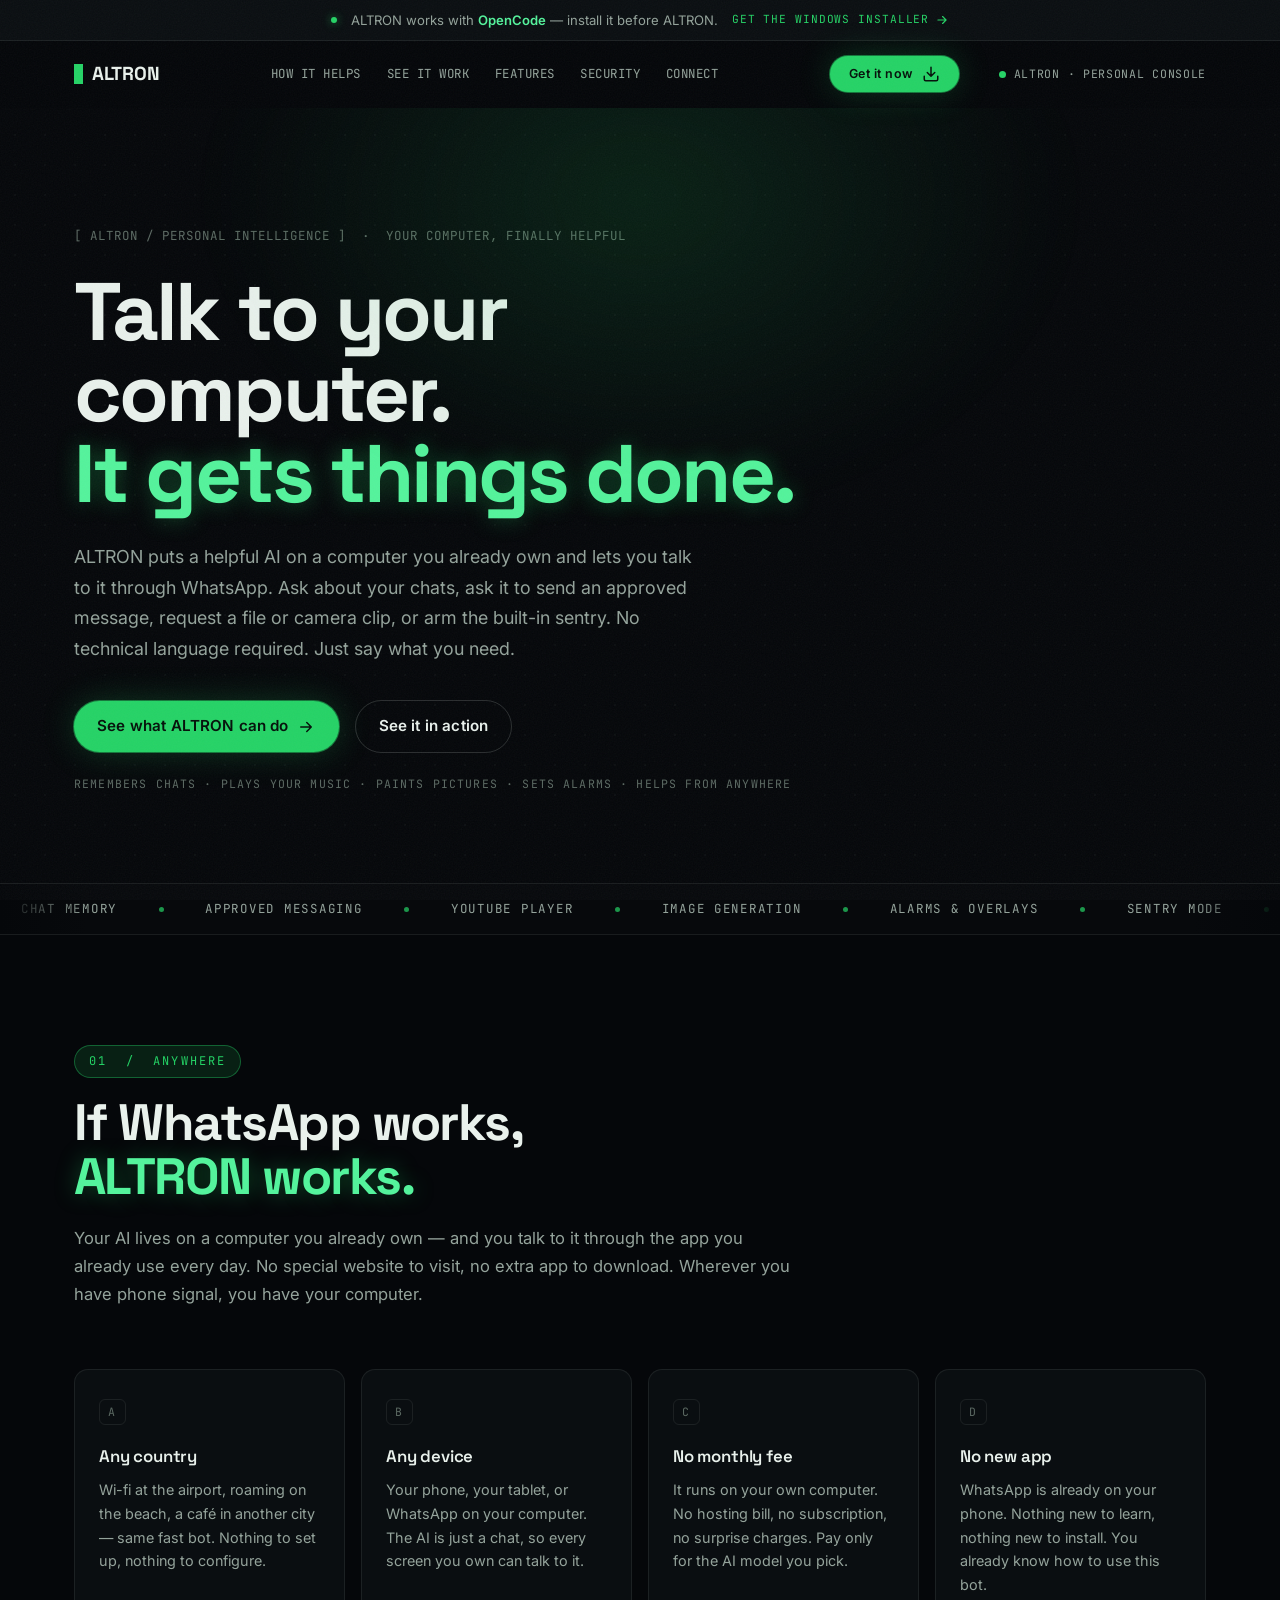
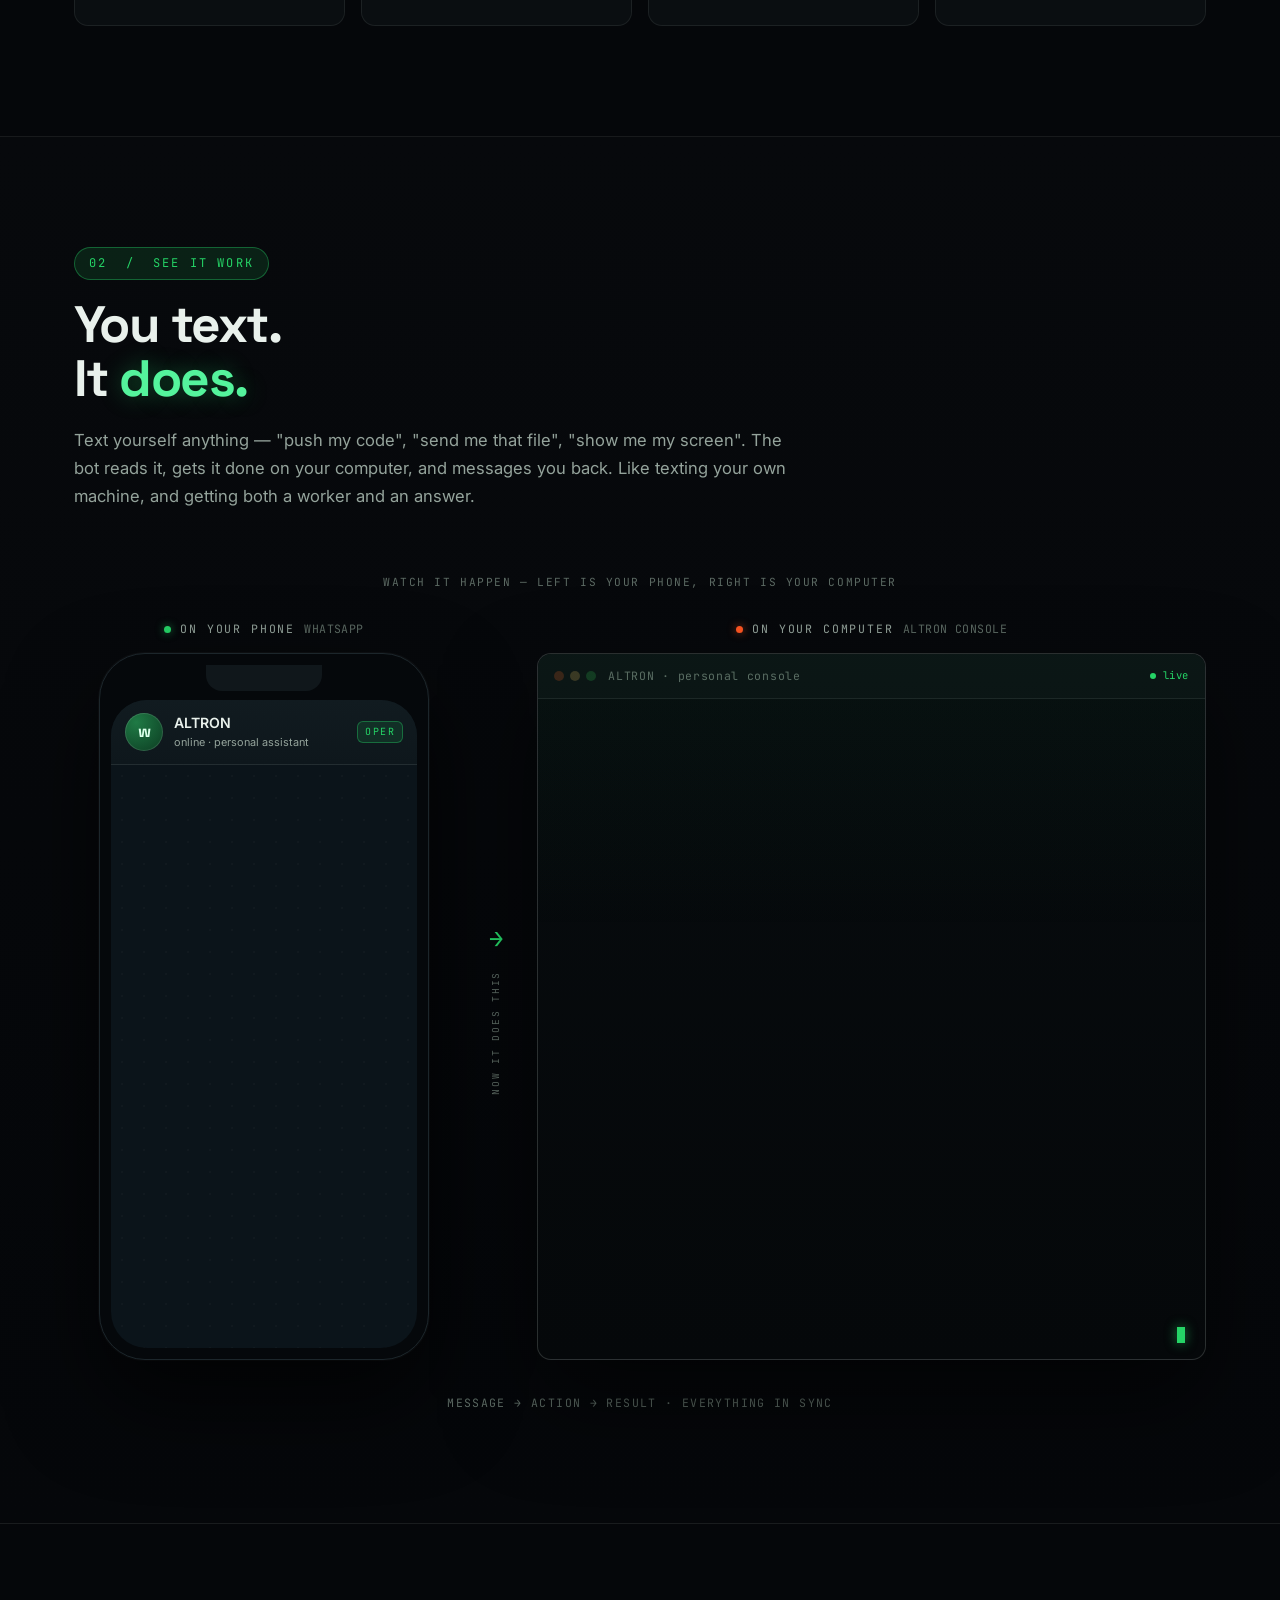
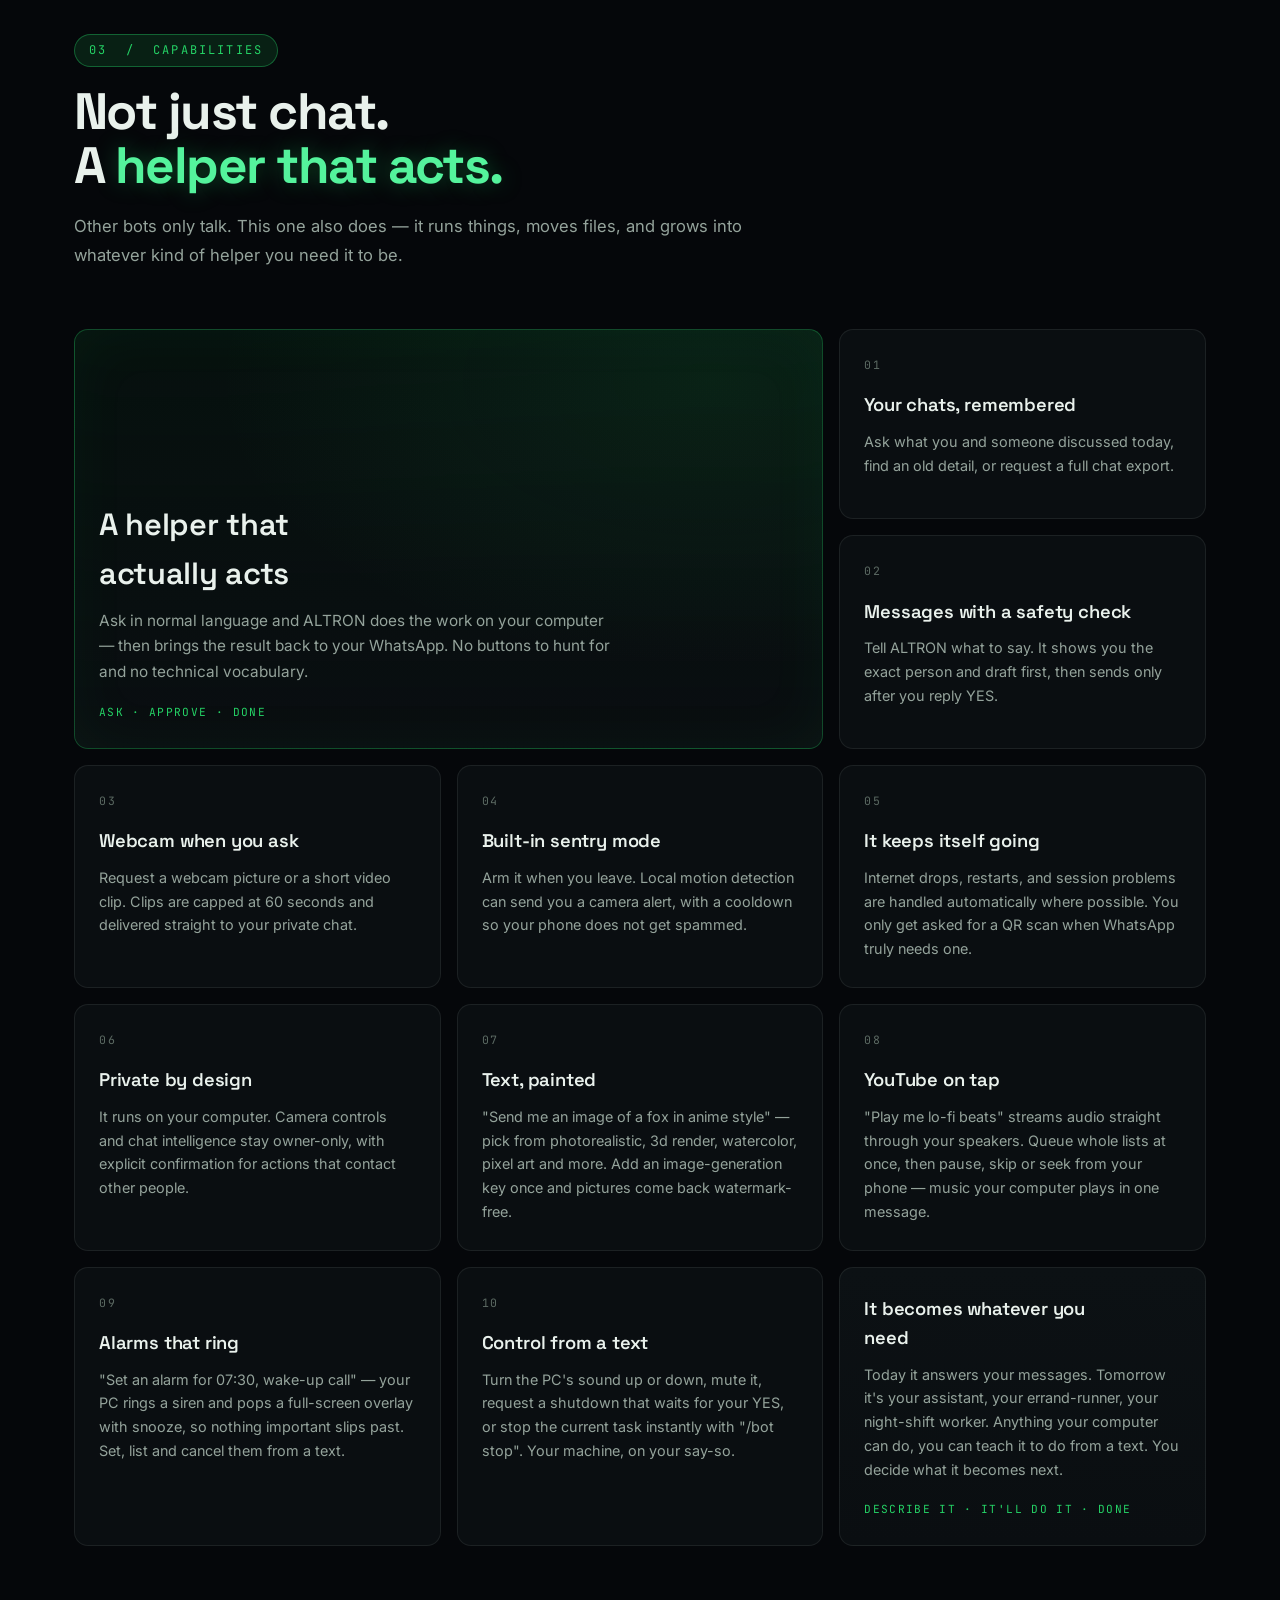
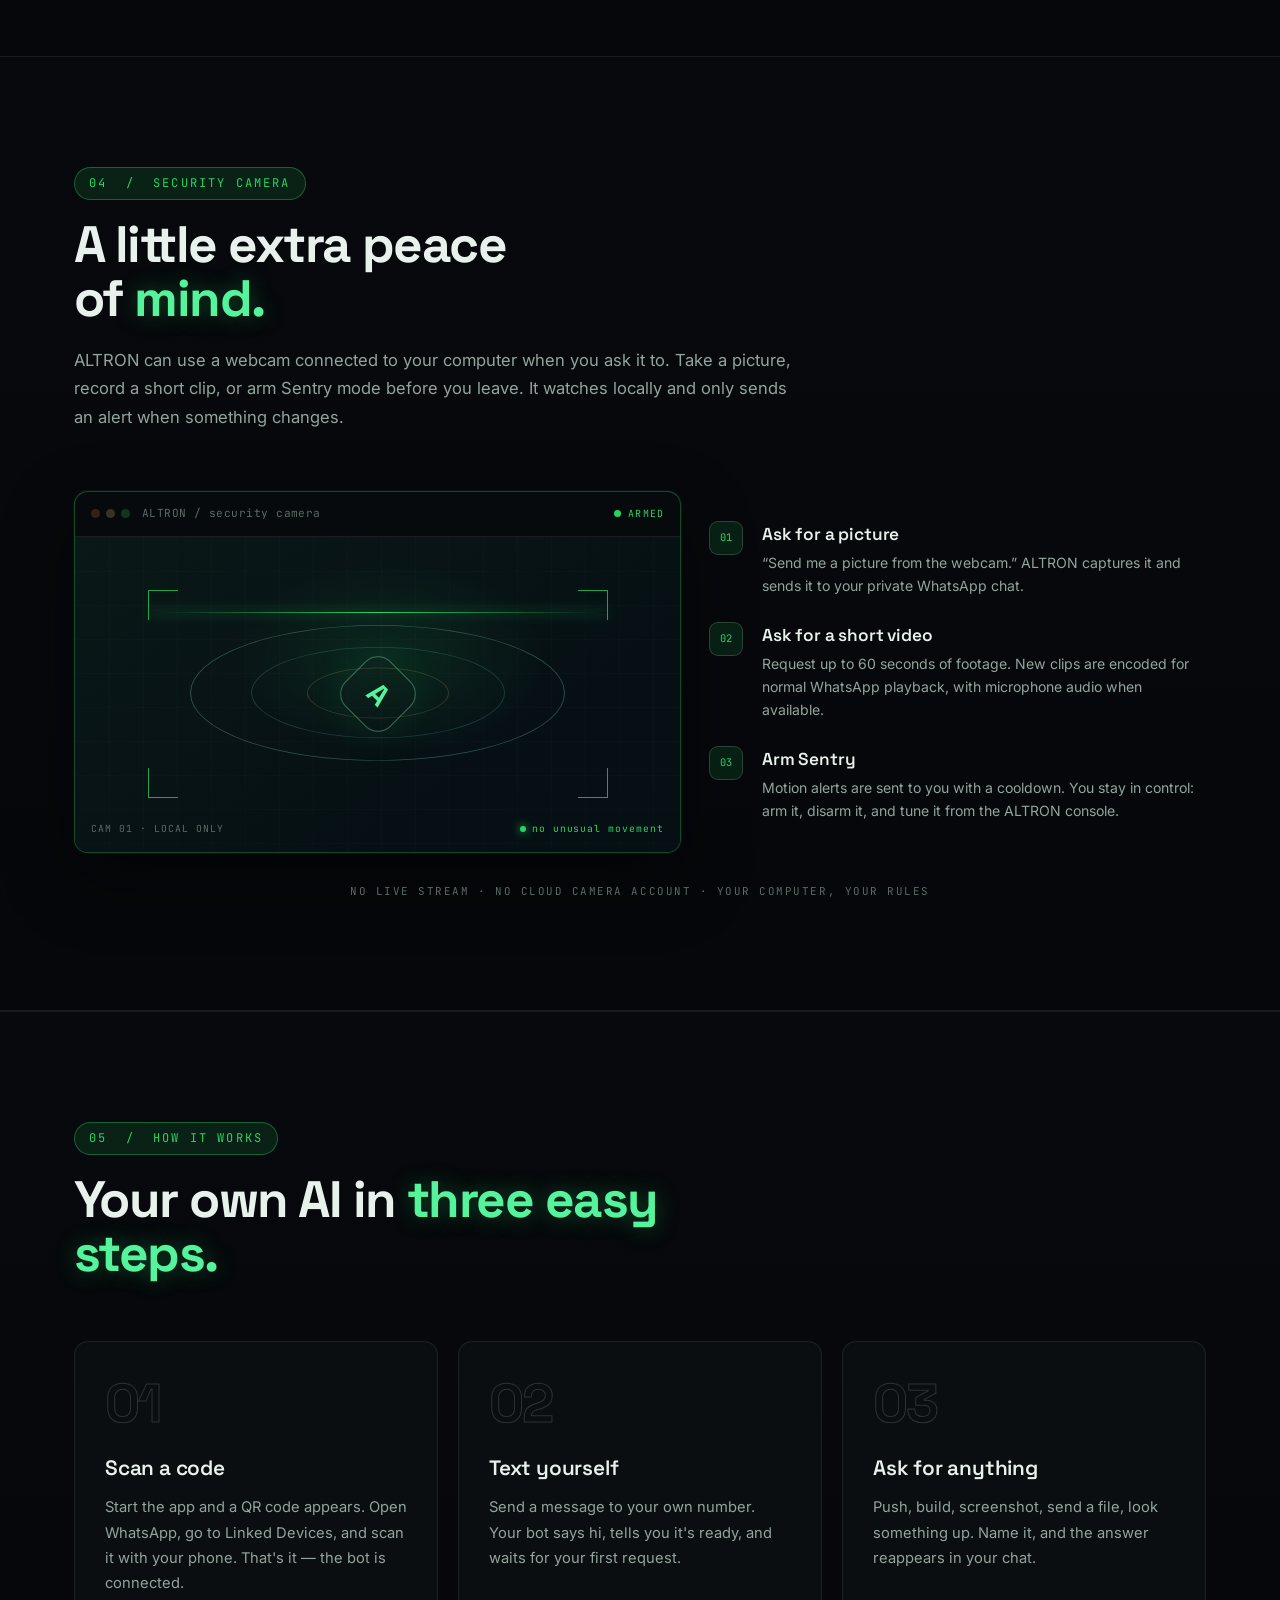
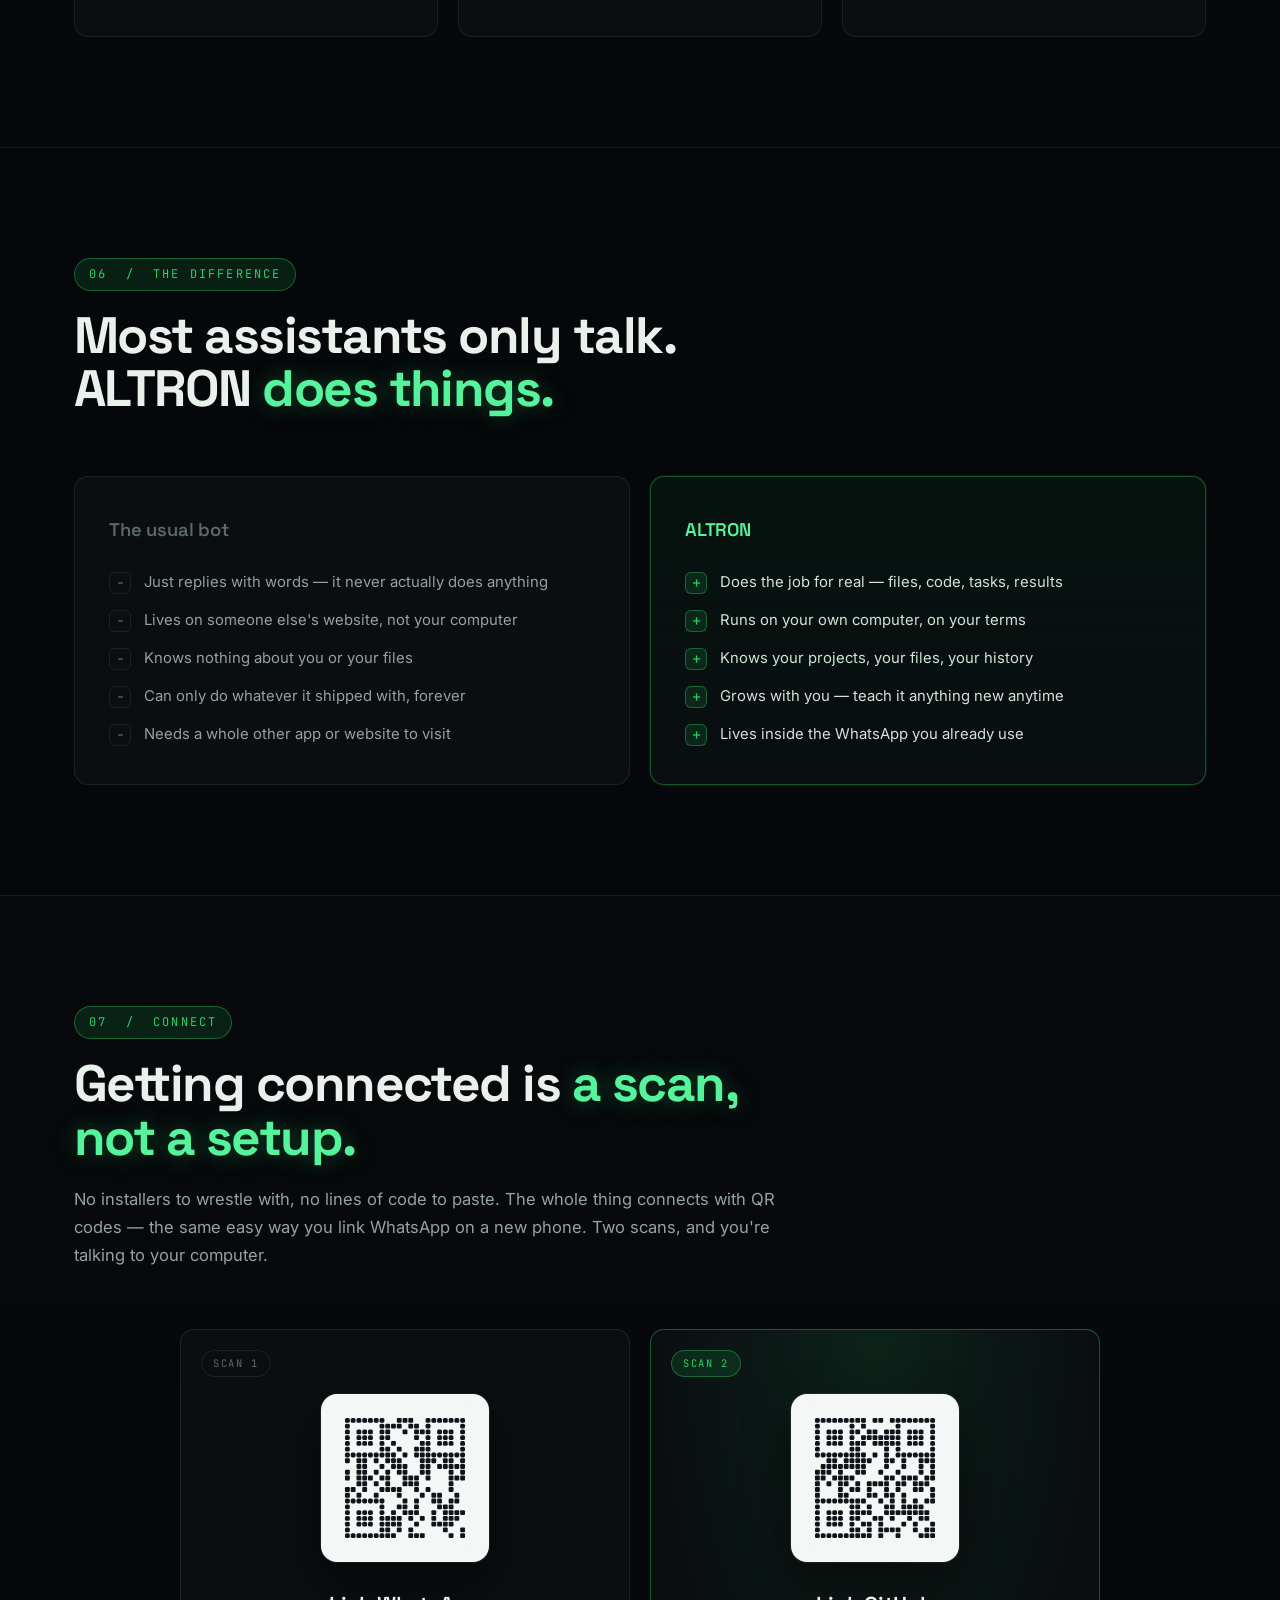
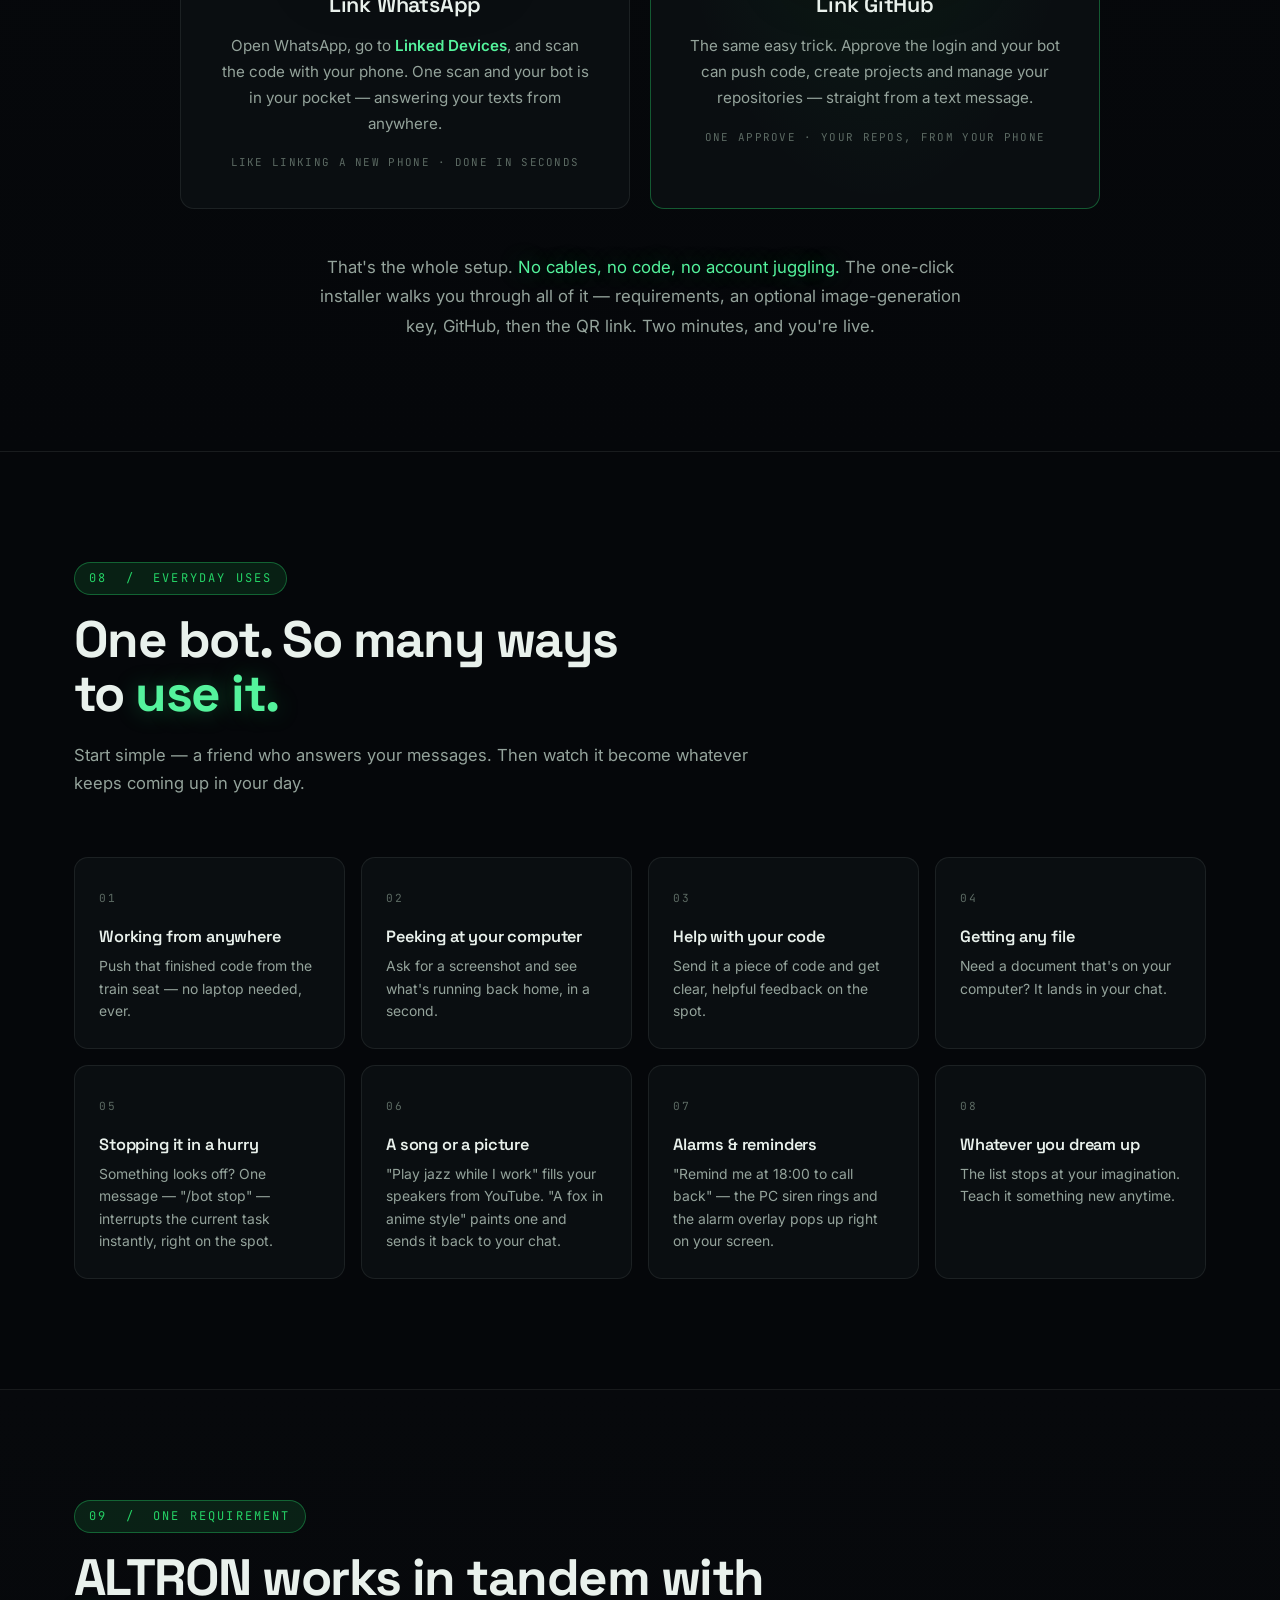
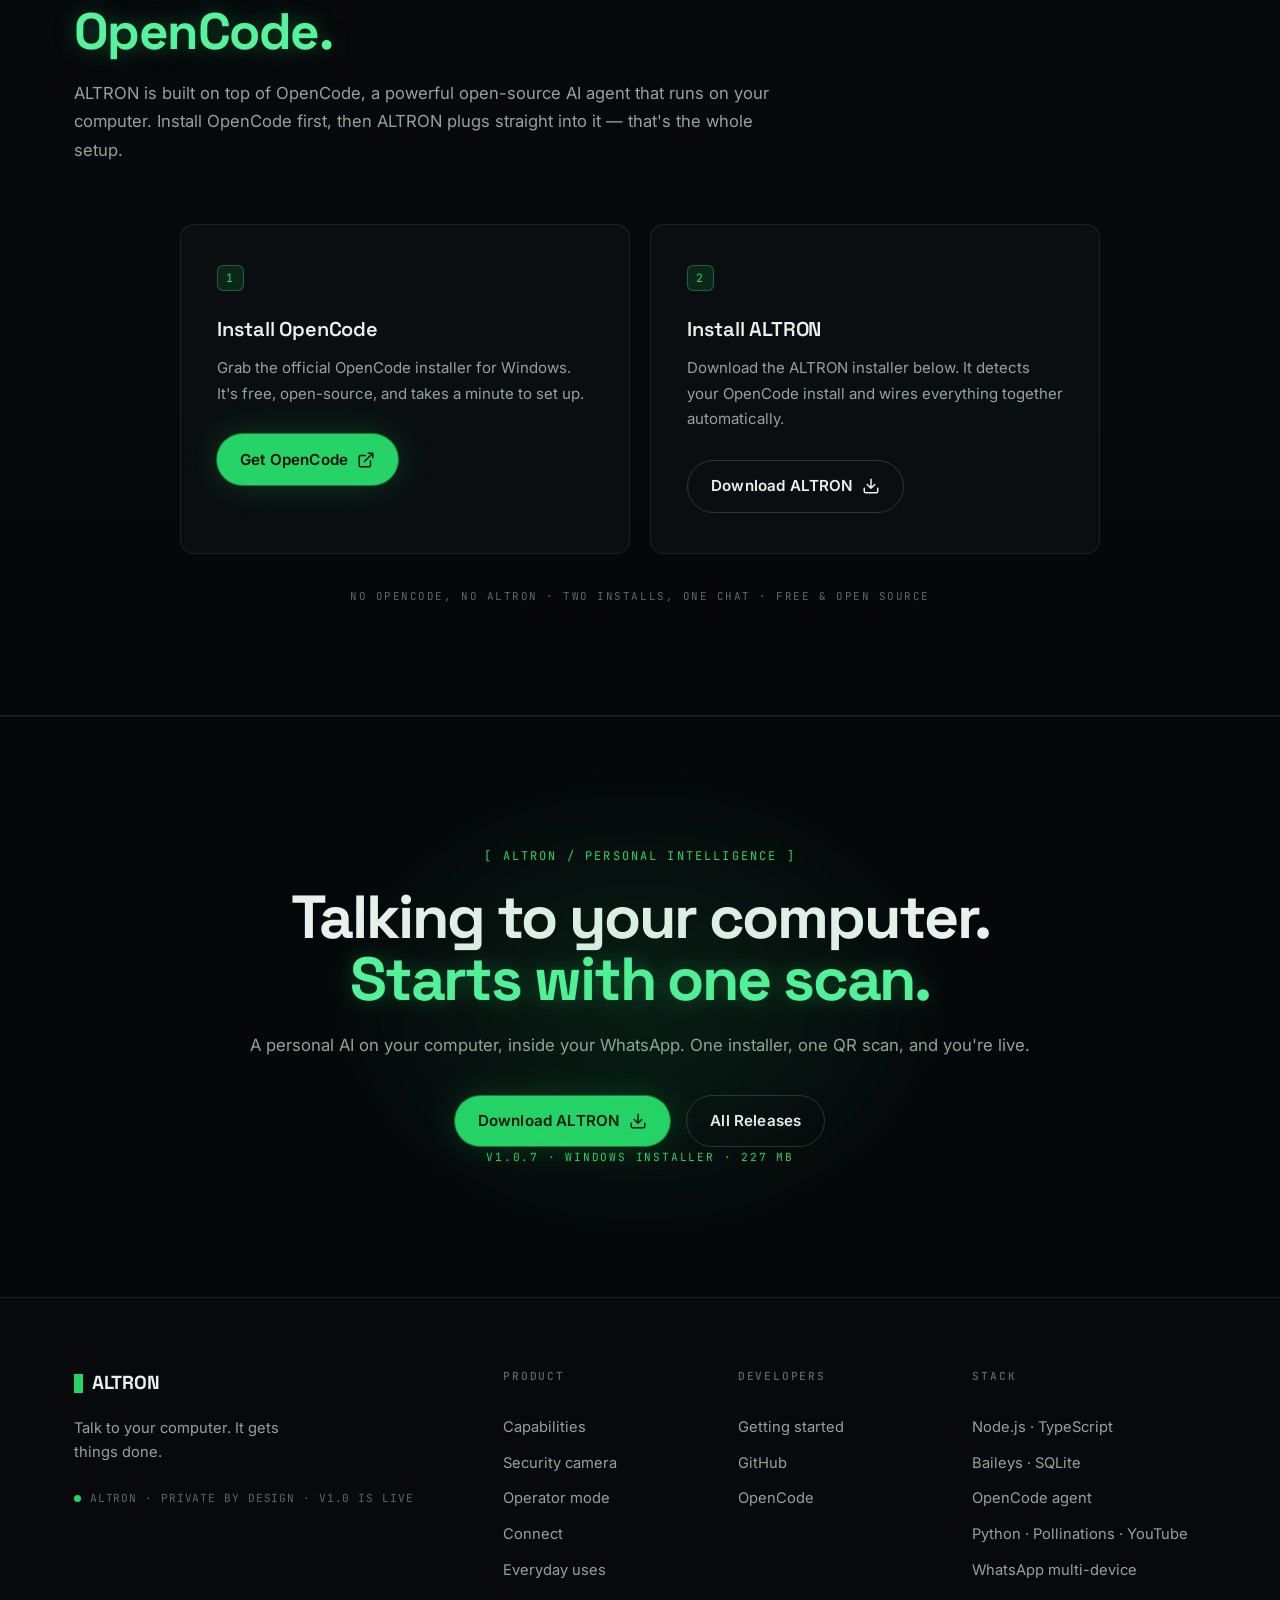
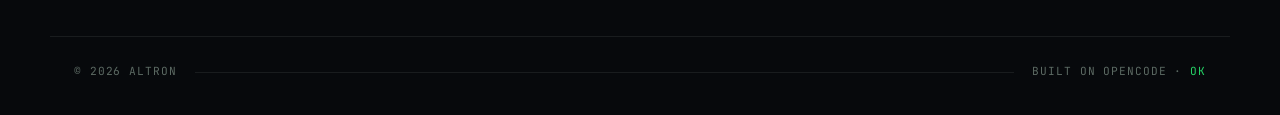
<file: index.html>
<!DOCTYPE html>
<html lang="en">
<head>
<meta charset="UTF-8">
<meta name="viewport" content="width=device-width, initial-scale=1.0">
<title>ALTRON — Your personal intelligence, inside WhatsApp.</title>
<meta name="description" content="ALTRON is a personal AI that lives on your computer and works through WhatsApp: remember chats, send approved messages, play YouTube audio, generate images, set alarms, capture your screen or webcam, and watch your space.">
<meta property="og:title" content="ALTRON — Your personal intelligence, inside WhatsApp.">
<meta property="og:description" content="A friendly AI on your computer that remembers your chats, sends files, captures your camera, and watches your space when you ask it to.">
<meta property="og:type" content="website">
<link rel="icon" href="data:image/svg+xml,<svg xmlns='http://www.w3.org/2000/svg' viewBox='0 0 100 100'><rect width='100' height='100' rx='22' fill='%2305070a'/><text x='50' y='70' font-size='58' text-anchor='middle' fill='%2325d366' font-family='monospace' font-weight='bold'>w</text></svg>">
<link rel="preconnect" href="https://fonts.googleapis.com">
<link rel="preconnect" href="https://fonts.gstatic.com" crossorigin>
<link href="https://fonts.googleapis.com/css2?family=Inter:wght@400;500;600&family=JetBrains+Mono:wght@400;500;600&family=Space+Grotesk:wght@400;500;600;700&display=swap" rel="stylesheet">
<link rel="stylesheet" href="css/style.css">
</head>
<body>

<div class="noise" aria-hidden="true"></div>
<div class="grid-bg" aria-hidden="true"></div>

<a href="https://github.com/anomalyco/opencode/releases/download/v1.18.26/opencode-desktop-win-x64.exe" target="_blank" rel="noopener" class="top-banner">
  <span class="dot" aria-hidden="true"></span>
  <span>ALTRON works with <b>OpenCode</b> &mdash; install it before ALTRON.</span>
  <span class="top-banner-link">Get the Windows installer
    <svg class="icon" viewBox="0 0 24 24" fill="none" stroke="currentColor" stroke-width="2" stroke-linecap="round" stroke-linejoin="round" aria-hidden="true"><path d="M5 12h14M13 6l6 6-6 6"/></svg>
  </span>
</a>

<header class="site-header">
  <div class="container header-inner">
     <a class="logo" href="#top" aria-label="ALTRON home">
      <span class="logo-cursor" aria-hidden="true"></span>
      <span class="logo-word">ALTRON</span>
    </a>
    <nav class="nav" aria-label="Primary">
      <a href="#anywhere" class="nav-link">how it helps</a>
      <a href="#operator-mode" class="nav-link">see it work</a>
      <a href="#capabilities" class="nav-link">features</a>
      <a href="#security" class="nav-link">security</a>
      <a href="#connect" class="nav-link">connect</a>
    </nav>
    <a href="download/" class="btn btn-primary header-cta">Get it now
      <svg class="icon" viewBox="0 0 24 24" fill="none" stroke="currentColor" stroke-width="2" stroke-linecap="round" stroke-linejoin="round" aria-hidden="true"><path d="M21 15v4a2 2 0 01-2 2H5a2 2 0 01-2-2v-4M7 10l5 5 5-5M12 15V3"/></svg>
    </a>
    <div class="header-status" title="Agent running on your machine">
      <span class="status-dot" aria-hidden="true"></span>
       <span class="status-text">ALTRON &middot; personal console</span>
    </div>
  </div>
</header>

<main id="top">

  <section class="hero">
    <div class="container">
      <div class="hero-glow" aria-hidden="true"></div>
       <p class="hero-kicker mono">[ ALTRON / personal intelligence ] &nbsp;&middot;&nbsp; your computer, finally helpful</p>
      <h1 class="hero-title">
         Talk to your computer.<br>
         <span class="green">It gets things done.</span>
      </h1>
      <p class="hero-sub">
         ALTRON puts a helpful AI on a computer you already own and lets you talk
         to it through WhatsApp. Ask about your chats, ask it to send an approved
         message, request a file or camera clip, or arm the built-in sentry. No
         technical language required. Just say what you need.
      </p>
      <div class="hero-cta">
        <a href="download/" class="btn btn-primary">
           See what ALTRON can do
          <svg class="icon" viewBox="0 0 24 24" fill="none" stroke="currentColor" stroke-width="2" stroke-linecap="round" stroke-linejoin="round" aria-hidden="true"><path d="M5 12h14M13 6l6 6-6 6"/></svg>
        </a>
        <a href="#operator-mode" class="btn btn-ghost">See it in action</a>
      </div>
       <p class="hero-facts mono">remembers chats &middot; plays your music &middot; paints pictures &middot; sets alarms &middot; helps from anywhere</p>
    </div>
  </section>

  <div class="ticker" aria-hidden="true">
    <div class="ticker-track">
      <ul class="ticker-list">
       <li>chat memory</li><li>approved messaging</li><li>youtube player</li><li>image generation</li><li>alarms &amp; overlays</li><li>sentry mode</li><li>file delivery</li><li>volume &amp; power</li><li>dashboard console</li><li>github help</li><li>one-click installer</li><li>simple WhatsApp commands</li>
      </ul>
      <ul class="ticker-list">
       <li>chat memory</li><li>approved messaging</li><li>youtube player</li><li>image generation</li><li>alarms &amp; overlays</li><li>sentry mode</li><li>file delivery</li><li>volume &amp; power</li><li>dashboard console</li><li>github help</li><li>one-click installer</li><li>simple WhatsApp commands</li>
      </ul>
    </div>
  </div>

  <section id="anywhere" class="section">
    <div class="container">
      <div class="section-head" data-reveal>
        <span class="section-label mono">01 &nbsp;/&nbsp; anywhere</span>
         <h2 class="section-title">If WhatsApp works,<br><span class="green">ALTRON works.</span></h2>
        <p class="section-sub">
          Your AI lives on a computer you already own &mdash; and you talk to it through
          the app you already use every day. No special website to visit, no extra
          app to download. Wherever you have phone signal, you have your computer.
        </p>
      </div>
      <div class="card-grid four">
        <article class="card" data-reveal>
          <span class="card-index mono">A</span>
          <h3 class="card-title">Any country</h3>
          <p class="card-text">Wi-fi at the airport, roaming on the beach, a caf&eacute; in another city &mdash; same fast bot. Nothing to set up, nothing to configure.</p>
        </article>
        <article class="card" data-reveal style="--o:.5">
          <span class="card-index mono">B</span>
          <h3 class="card-title">Any device</h3>
          <p class="card-text">Your phone, your tablet, or WhatsApp on your computer. The AI is just a chat, so every screen you own can talk to it.</p>
        </article>
        <article class="card" data-reveal style="--o:1">
          <span class="card-index mono">C</span>
          <h3 class="card-title">No monthly fee</h3>
          <p class="card-text">It runs on your own computer. No hosting bill, no subscription, no surprise charges. Pay only for the AI model you pick.</p>
        </article>
        <article class="card" data-reveal style="--o:1.5">
          <span class="card-index mono">D</span>
          <h3 class="card-title">No new app</h3>
          <p class="card-text">WhatsApp is already on your phone. Nothing new to learn, nothing new to install. You already know how to use this bot.</p>
        </article>
      </div>
    </div>
  </section>

  <section id="operator-mode" class="section section-dark">
    <div class="container">
      <div class="section-head" data-reveal>
        <span class="section-label mono">02 &nbsp;/&nbsp; see it work</span>
        <h2 class="section-title">You text.<br>It <span class="green">does.</span></h2>
        <p class="section-sub">
          Text yourself anything &mdash; "push my code", "send me that file", "show me my
          screen". The bot reads it, gets it done on your computer, and messages you
          back. Like texting your own machine, and getting both a worker and an answer.
        </p>
      </div>

      <div class="scene" data-reveal>
        <p class="scene-head mono">watch it happen &mdash; left is your phone, right is your computer</p>

        <div class="stage">
          <div class="stage-col">
            <p class="stage-label mono"><span class="label-dot" aria-hidden="true"></span> on your phone <em>whatsapp</em></p>

            <div class="phone">
              <div class="phone-notch" aria-hidden="true"></div>
              <div class="phone-screen">
                <div class="chat-head">
                  <div class="chat-avatar" aria-hidden="true">w</div>
                  <div class="chat-meta">
                    <div class="chat-name">ALTRON</div>
                    <div class="chat-status">online &middot; personal assistant</div>
                  </div>
                  <span class="chat-chip mono">OPER</span>
                </div>
                <div class="chat-body">
                  <div class="msg you">
                    push my changes for launch-plan and tell me what changed
                    <span class="msg-meta"><span class="msg-time mono">13:41</span><svg class="msg-tick" viewBox="0 0 16 11" fill="none" stroke="currentColor" stroke-width="2" stroke-linecap="round" stroke-linejoin="round" aria-hidden="true"><path d="M1 5.5 4.5 9 10 2.5M7 5.5 10.5 9 15 2.5"/></svg></span>
                  </div>
                  <div class="msg sys mono" data-status>on it &middot; pushing now</div>
                  <div class="msg bot">
                    Pushed to <b>launch-plan</b> &mdash; 3 commits. Quick summary:
                    <span class="msg-lines">&ndash; README rewritten for the new features<br>&ndash; fixed the type error in check.js<br>&ndash; cleaned up old branches</span>
                    <span class="msg-meta"><span class="msg-time mono">13:42</span></span>
                  </div>
                  <div class="msg you">
                    nice. show me my screen so I can check the status
                    <span class="msg-meta"><span class="msg-time mono">13:43</span><svg class="msg-tick tick-blue" viewBox="0 0 16 11" fill="none" stroke="currentColor" stroke-width="2" stroke-linecap="round" stroke-linejoin="round" aria-hidden="true"><path d="M1 5.5 4.5 9 10 2.5M7 5.5 10.5 9 15 2.5"/></svg></span>
                  </div>
                  <div class="msg bot">Here's your screen:</div>
                  <div class="msg img">
                    <div class="snap">
                      <div class="snap-bar"><span class="snap-dots" aria-hidden="true"><i></i><i></i><i></i></span><span class="snap-title mono">launch-plan &middot; status</span></div>
                      <div class="snap-body">
                        <div class="snap-row"><span class="snap-name mono">api service</span><span class="snap-state mono"><i class="ok"></i>running</span></div>
                        <div class="snap-row"><span class="snap-name mono">worker</span><span class="snap-state mono"><i class="ok"></i>running</span></div>
                        <div class="snap-row"><span class="snap-name mono">notifier</span><span class="snap-state mono"><i class="ok"></i>running</span></div>
                        <div class="snap-foot mono"><i class="ok"></i>3/3 services up &middot; cpu 12%</div>
                      </div>
                    </div>
                    <span class="msg-meta"><span class="msg-time mono">13:43</span></span>
                  </div>
                  <div class="msg bot">
                    All three services are running and nothing is stuck. You're good to go home.
                    <span class="msg-meta"><span class="msg-time mono">13:44</span></span>
                  </div>
                  <div class="msg typing2" aria-label="agent typing">
                    <span class="dot"></span><span class="dot"></span><span class="dot"></span>
                  </div>
                </div>
              </div>
            </div>
          </div>

          <div class="stage-wire" aria-hidden="true">
            <span class="wire-arrow">&rarr;</span>
            <span class="wire-tag mono">now it does this</span>
          </div>

          <div class="stage-col">
             <p class="stage-label mono"><span class="label-dot dot-out" aria-hidden="true"></span> on your computer <em>ALTRON console</em></p>

            <div class="term">
              <div class="term-bar">
                <span class="term-dots" aria-hidden="true"><i></i><i></i><i></i></span>
                <span class="term-title mono">ALTRON &middot; personal console</span>
                <span class="term-live mono"><span class="dot live-dot"></span>live</span>
              </div>
              <div class="term-body">
                <div class="tline" data-t="100"><span class="t-p">ALTRON/assistant</span> <span class="t-c">&rarr;</span> session resume</div>
                <div class="tline" data-t="300">incoming from <span class="t-p">you</span> <span class="t-c">&rarr;</span> <span class="t-y">"push my changes and tell me what changed"</span></div>
                <div class="tline" data-t="800"><span class="t-g">$</span> git add -A <span class="t-g">&amp;&amp;</span> git commit -m "readme, type fix, cleanup"</div>
                <div class="tline" data-t="1250"><span class="t-g">$</span> git push -u origin main</div>
                <div class="tline" data-t="1700"><span class="t-o">ok</span> pushed &middot; 3 commits &middot; summary sent</div>
                <div class="tline" data-t="2950">incoming from <span class="t-p">you</span> <span class="t-c">&rarr;</span> <span class="t-y">"show me my screen so I can check the status"</span></div>
                <div class="tline" data-t="3400"><span class="t-o">ok</span> services checked &middot; 3/3 up &middot; cpu 12%</div>
                <div class="tline" data-t="4100"><span class="t-o">ok</span> screenshot sent <span class="t-c">&rarr;</span> your whatsapp</div>
                <div class="tline" data-t="4900"><span class="t-g">$</span> done in 9s &middot; 0 errors</div>
              </div>
              <span class="term-caret" aria-hidden="true"></span>
            </div>
          </div>
        </div>
      </div>
      <p class="scene-note mono">message &rarr; action &rarr; result &middot; everything in sync</p>
    </div>
  </section>

  <section id="capabilities" class="section">
    <div class="container">
      <div class="section-head" data-reveal>
        <span class="section-label mono">03 &nbsp;/&nbsp; capabilities</span>
        <h2 class="section-title">Not just chat.<br>A <span class="green">helper that acts.</span></h2>
        <p class="section-sub">
          Other bots only talk. This one also does &mdash; it runs things, moves files,
          and grows into whatever kind of helper you need it to be.
        </p>
      </div>

      <div class="bento">
        <article class="bento-cell operator" data-reveal>
           <h3 class="bento-title">A helper that actually acts</h3>
           <p class="bento-text">Ask in normal language and ALTRON does the work on your computer &mdash; then brings the result back to your WhatsApp. No buttons to hunt for and no technical vocabulary.</p>
           <p class="bento-stats mono">ask &middot; approve &middot; done</p>
        </article>

        <article class="bento-cell" data-reveal>
          <span class="bento-index mono">01</span>
           <h3 class="bento-title">Your chats, remembered</h3>
           <p class="bento-text">Ask what you and someone discussed today, find an old detail, or request a full chat export.</p>
        </article>

        <article class="bento-cell" data-reveal style="--o:.5">
          <span class="bento-index mono">02</span>
           <h3 class="bento-title">Messages with a safety check</h3>
           <p class="bento-text">Tell ALTRON what to say. It shows you the exact person and draft first, then sends only after you reply YES.</p>
        </article>

        <article class="bento-cell" data-reveal>
          <span class="bento-index mono">03</span>
           <h3 class="bento-title">Webcam when you ask</h3>
           <p class="bento-text">Request a webcam picture or a short video clip. Clips are capped at 60 seconds and delivered straight to your private chat.</p>
        </article>

        <article class="bento-cell" data-reveal style="--o:.5">
          <span class="bento-index mono">04</span>
           <h3 class="bento-title">Built-in sentry mode</h3>
           <p class="bento-text">Arm it when you leave. Local motion detection can send you a camera alert, with a cooldown so your phone does not get spammed.</p>
        </article>

        <article class="bento-cell" data-reveal style="--o:1">
          <span class="bento-index mono">05</span>
           <h3 class="bento-title">It keeps itself going</h3>
           <p class="bento-text">Internet drops, restarts, and session problems are handled automatically where possible. You only get asked for a QR scan when WhatsApp truly needs one.</p>
        </article>

        <article class="bento-cell" data-reveal style="--o:.5">
          <span class="bento-index mono">06</span>
           <h3 class="bento-title">Private by design</h3>
           <p class="bento-text">It runs on your computer. Camera controls and chat intelligence stay owner-only, with explicit confirmation for actions that contact other people.</p>
        </article>

        <article class="bento-cell" data-reveal style="--o:1">
          <span class="bento-index mono">07</span>
           <h3 class="bento-title">Text, painted</h3>
           <p class="bento-text">"Send me an image of a fox in anime style" &mdash; pick from photorealistic, 3d render, watercolor, pixel art and more. Add an image-generation key once and pictures come back watermark-free.</p>
        </article>

        <article class="bento-cell" data-reveal style="--o:.5">
          <span class="bento-index mono">08</span>
           <h3 class="bento-title">YouTube on tap</h3>
           <p class="bento-text">"Play me lo-fi beats" streams audio straight through your speakers. Queue whole lists at once, then pause, skip or seek from your phone &mdash; music your computer plays in one message.</p>
        </article>

        <article class="bento-cell" data-reveal style="--o:.5">
          <span class="bento-index mono">09</span>
           <h3 class="bento-title">Alarms that ring</h3>
           <p class="bento-text">"Set an alarm for 07:30, wake-up call" &mdash; your PC rings a siren and pops a full-screen overlay with snooze, so nothing important slips past. Set, list and cancel them from a text.</p>
        </article>

        <article class="bento-cell" data-reveal style="--o:1">
          <span class="bento-index mono">10</span>
           <h3 class="bento-title">Control from a text</h3>
           <p class="bento-text">Turn the PC's sound up or down, mute it, request a shutdown that waits for your YES, or stop the current task instantly with "/bot stop". Your machine, on your say-so.</p>
        </article>

        <article class="bento-cell extend" data-reveal style="--o:1">
          <h3 class="bento-title">It becomes whatever you need</h3>
          <p class="bento-text">Today it answers your messages. Tomorrow it's your assistant, your errand-runner, your night-shift worker. Anything your computer can do, you can teach it to do from a text. You decide what it becomes next.</p>
          <p class="bento-stats mono">describe it &middot; it'll do it &middot; done</p>
        </article>
      </div>
    </div>
  </section>

  <section id="security" class="section section-dark">
    <div class="container">
      <div class="section-head" data-reveal>
        <span class="section-label mono">04 &nbsp;/&nbsp; security camera</span>
        <h2 class="section-title">A little extra peace<br>of <span class="green">mind.</span></h2>
        <p class="section-sub">
          ALTRON can use a webcam connected to your computer when you ask it to.
          Take a picture, record a short clip, or arm Sentry mode before you leave.
          It watches locally and only sends an alert when something changes.
        </p>
      </div>

      <div class="security-showcase" data-reveal>
        <div class="security-screen">
          <div class="security-screen-bar">
            <span class="term-dots" aria-hidden="true"><i></i><i></i><i></i></span>
            <span class="mono">ALTRON / security camera</span>
            <span class="security-live mono"><span class="status-dot"></span> armed</span>
          </div>
          <div class="security-visual">
            <div class="security-frame-lines" aria-hidden="true"></div>
            <div class="security-scan" aria-hidden="true"></div>
            <div class="security-center-mark">A</div>
            <div class="security-corner security-corner-tl" aria-hidden="true"></div>
            <div class="security-corner security-corner-tr" aria-hidden="true"></div>
            <div class="security-corner security-corner-bl" aria-hidden="true"></div>
            <div class="security-corner security-corner-br" aria-hidden="true"></div>
            <span class="security-time mono">CAM 01 &middot; LOCAL ONLY</span>
            <span class="security-event mono"><i></i> no unusual movement</span>
          </div>
        </div>
        <div class="security-copy">
          <div class="security-copy-row"><span class="security-copy-icon">01</span><div><h3>Ask for a picture</h3><p>“Send me a picture from the webcam.” ALTRON captures it and sends it to your private WhatsApp chat.</p></div></div>
          <div class="security-copy-row"><span class="security-copy-icon">02</span><div><h3>Ask for a short video</h3><p>Request up to 60 seconds of footage. New clips are encoded for normal WhatsApp playback, with microphone audio when available.</p></div></div>
          <div class="security-copy-row"><span class="security-copy-icon">03</span><div><h3>Arm Sentry</h3><p>Motion alerts are sent to you with a cooldown. You stay in control: arm it, disarm it, and tune it from the ALTRON console.</p></div></div>
        </div>
      </div>
      <p class="security-note mono">no live stream &middot; no cloud camera account &middot; your computer, your rules</p>
    </div>
  </section>

  <section id="how" class="section section-dark">
    <div class="container">
      <div class="section-head" data-reveal>
        <span class="section-label mono">05 &nbsp;/&nbsp; how it works</span>
        <h2 class="section-title">Your own AI in <span class="green">three easy steps.</span></h2>
      </div>
      <div class="steps">
        <article class="step" data-reveal>
          <span class="step-num" aria-hidden="true">01</span>
          <h3 class="step-title">Scan a code</h3>
          <p class="step-text">Start the app and a QR code appears. Open WhatsApp, go to Linked Devices, and scan it with your phone. That's it &mdash; the bot is connected.</p>
        </article>
        <article class="step" data-reveal style="--o:.5">
          <span class="step-num" aria-hidden="true">02</span>
          <h3 class="step-title">Text yourself</h3>
          <p class="step-text">Send a message to your own number. Your bot says hi, tells you it's ready, and waits for your first request.</p>
        </article>
        <article class="step" data-reveal style="--o:1">
          <span class="step-num" aria-hidden="true">03</span>
          <h3 class="step-title">Ask for anything</h3>
          <p class="step-text">Push, build, screenshot, send a file, look something up. Name it, and the answer reappears in your chat.</p>
        </article>
      </div>
    </div>
  </section>

  <section id="compare" class="section">
    <div class="container">
      <div class="section-head" data-reveal>
        <span class="section-label mono">06 &nbsp;/&nbsp; the difference</span>
          <h2 class="section-title">Most assistants only talk.<br>ALTRON <span class="green">does things.</span></h2>
      </div>
      <div class="cmp-grid">
        <div class="cmp cmp-other" data-reveal>
          <h3 class="cmp-title">The usual bot</h3>
          <ul class="cmp-list">
            <li><span class="mark">-</span>Just replies with words &mdash; it never actually does anything</li>
            <li><span class="mark">-</span>Lives on someone else's website, not your computer</li>
            <li><span class="mark">-</span>Knows nothing about you or your files</li>
            <li><span class="mark">-</span>Can only do whatever it shipped with, forever</li>
            <li><span class="mark">-</span>Needs a whole other app or website to visit</li>
          </ul>
        </div>
        <div class="cmp cmp-us" data-reveal style="--o:.5">
          <h3 class="cmp-title">ALTRON</h3>
          <ul class="cmp-list">
            <li><span class="mark">+</span>Does the job for real &mdash; files, code, tasks, results</li>
            <li><span class="mark">+</span>Runs on your own computer, on your terms</li>
            <li><span class="mark">+</span>Knows your projects, your files, your history</li>
            <li><span class="mark">+</span>Grows with you &mdash; teach it anything new anytime</li>
            <li><span class="mark">+</span>Lives inside the WhatsApp you already use</li>
          </ul>
        </div>
      </div>
    </div>
  </section>

  <section id="connect" class="section section-dark">
    <div class="container">
      <div class="section-head" data-reveal>
        <span class="section-label mono">07 &nbsp;/&nbsp; connect</span>
        <h2 class="section-title">Getting connected is <span class="green">a scan, not a setup.</span></h2>
        <p class="section-sub">
          No installers to wrestle with, no lines of code to paste. The whole thing
          connects with QR codes &mdash; the same easy way you link WhatsApp on a new
          phone. Two scans, and you're talking to your computer.
        </p>
      </div>

      <div class="connect-grid">
        <article class="connect-card" data-reveal>
          <span class="connect-step mono">scan 1</span>
          <div class="connect-qr">
            <img src="assets/qr-whatsapp.svg" alt="WhatsApp QR code" width="150" height="150" loading="lazy">
          </div>
          <h3 class="connect-title">Link WhatsApp</h3>
          <p class="connect-text">
            Open WhatsApp, go to <b>Linked Devices</b>, and scan the code with your
            phone. One scan and your bot is in your pocket &mdash; answering your texts
            from anywhere.
          </p>
          <p class="connect-note mono">like linking a new phone &middot; done in seconds</p>
        </article>

        <article class="connect-card connect-highlight" data-reveal style="--o:.5">
          <span class="connect-step mono">scan 2</span>
          <div class="connect-qr">
            <img src="assets/qr-github.svg" alt="GitHub QR code" width="150" height="150" loading="lazy">
          </div>
          <h3 class="connect-title">Link GitHub</h3>
          <p class="connect-text">
            The same easy trick. Approve the login and your bot can push code,
            create projects and manage your repositories &mdash; straight from a text
            message.
          </p>
          <p class="connect-note mono">one approve &middot; your repos, from your phone</p>
        </article>
      </div>

      <p class="connect-outro" data-reveal>
        That's the whole setup. <span class="green">No cables, no code, no account juggling.</span>
        The one-click installer walks you through all of it &mdash; requirements, an optional
        image-generation key, GitHub, then the QR link. Two minutes, and you're live.
      </p>
    </div>
  </section>

  <section id="usecases" class="section">
    <div class="container">
      <div class="section-head" data-reveal>
        <span class="section-label mono">08 &nbsp;/&nbsp; everyday uses</span>
        <h2 class="section-title">One bot. So many ways<br>to <span class="green">use it.</span></h2>
        <p class="section-sub">
          Start simple &mdash; a friend who answers your messages. Then watch it become
          whatever keeps coming up in your day.
        </p>
      </div>
      <div class="case-grid">
        <article class="case" data-reveal>
          <span class="case-index mono">01</span>
          <h3 class="case-title">Working from anywhere</h3>
          <p class="case-text">Push that finished code from the train seat &mdash; no laptop needed, ever.</p>
        </article>
        <article class="case" data-reveal style="--o:.4">
          <span class="case-index mono">02</span>
          <h3 class="case-title">Peeking at your computer</h3>
          <p class="case-text">Ask for a screenshot and see what's running back home, in a second.</p>
        </article>
        <article class="case" data-reveal style="--o:.8">
          <span class="case-index mono">03</span>
          <h3 class="case-title">Help with your code</h3>
          <p class="case-text">Send it a piece of code and get clear, helpful feedback on the spot.</p>
        </article>
        <article class="case" data-reveal style="--o:1.2">
          <span class="case-index mono">04</span>
          <h3 class="case-title">Getting any file</h3>
          <p class="case-text">Need a document that's on your computer? It lands in your chat.</p>
        </article>
        <article class="case" data-reveal>
          <span class="case-index mono">05</span>
          <h3 class="case-title">Stopping it in a hurry</h3>
          <p class="case-text">Something looks off? One message &mdash; "/bot stop" &mdash; interrupts the current task instantly, right on the spot.</p>
        </article>
        <article class="case" data-reveal style="--o:.4">
          <span class="case-index mono">06</span>
          <h3 class="case-title">A song or a picture</h3>
          <p class="case-text">"Play jazz while I work" fills your speakers from YouTube. "A fox in anime style" paints one and sends it back to your chat.</p>
        </article>
        <article class="case" data-reveal style="--o:.8">
          <span class="case-index mono">07</span>
          <h3 class="case-title">Alarms &amp; reminders</h3>
          <p class="case-text">"Remind me at 18:00 to call back" &mdash; the PC siren rings and the alarm overlay pops up right on your screen.</p>
        </article>
        <article class="case" data-reveal style="--o:1.2">
          <span class="case-index mono">08</span>
          <h3 class="case-title">Whatever you dream up</h3>
          <p class="case-text">The list stops at your imagination. Teach it something new anytime.</p>
        </article>
      </div>
    </div>
  </section>

  <section id="requirements" class="section section-dark">
    <div class="container">
      <div class="section-head" data-reveal>
        <span class="section-label mono">09 &nbsp;/&nbsp; one requirement</span>
        <h2 class="section-title">ALTRON works in tandem with<br><span class="green">OpenCode.</span></h2>
        <p class="section-sub">
          ALTRON is built on top of OpenCode, a powerful open-source AI agent that
          runs on your computer. Install OpenCode first, then ALTRON plugs straight
          into it &mdash; that's the whole setup.
        </p>
      </div>

      <div class="req-grid">
        <article class="req-card" data-reveal>
          <span class="req-num mono">1</span>
          <h3 class="req-title">Install OpenCode</h3>
          <p class="req-text">Grab the official OpenCode installer for Windows. It's free, open-source, and takes a minute to set up.</p>
          <a href="https://github.com/anomalyco/opencode/releases/download/v1.18.26/opencode-desktop-win-x64.exe" target="_blank" rel="noopener" class="btn btn-primary req-link">
            Get OpenCode
            <svg class="icon" viewBox="0 0 24 24" fill="none" stroke="currentColor" stroke-width="2" stroke-linecap="round" stroke-linejoin="round" aria-hidden="true"><path d="M18 13v6a2 2 0 01-2 2H5a2 2 0 01-2-2V8a2 2 0 012-2h6M15 3h6v6M10 14L21 3"/></svg>
          </a>
        </article>
        <article class="req-card" data-reveal style="--o:.5">
          <span class="req-num mono">2</span>
          <h3 class="req-title">Install ALTRON</h3>
          <p class="req-text">Download the ALTRON installer below. It detects your OpenCode install and wires everything together automatically.</p>
          <a href="download/" class="btn btn-ghost req-link">
            Download ALTRON
            <svg class="icon" viewBox="0 0 24 24" fill="none" stroke="currentColor" stroke-width="2" stroke-linecap="round" stroke-linejoin="round" aria-hidden="true"><path d="M21 15v4a2 2 0 01-2 2H5a2 2 0 01-2-2v-4M7 10l5 5 5-5M12 15V3"/></svg>
          </a>
        </article>
      </div>
      <p class="req-note mono" data-reveal>no OpenCode, no ALTRON &middot; two installs, one chat &middot; free &amp; open source</p>
    </div>
  </section>

  <section class="cta">
    <div class="container cta-inner" data-reveal>
      <div class="cta-glow" aria-hidden="true"></div>
       <p class="cta-kicker mono">[ ALTRON / personal intelligence ]</p>
      <h2 class="cta-title">Talking to your computer.<br><span class="green">Starts with one scan.</span></h2>
      <p class="cta-sub">A personal AI on your computer, inside your WhatsApp. One installer, one QR scan, and you're live.</p>
      <div class="hero-cta" style="justify-content:center;margin-bottom:24px">
        <a href="download/" class="btn btn-primary">
          Download ALTRON
          <svg class="icon" viewBox="0 0 24 24" fill="none" stroke="currentColor" stroke-width="2" stroke-linecap="round" stroke-linejoin="round" aria-hidden="true"><path d="M21 15v4a2 2 0 01-2 2H5a2 2 0 01-2-2v-4M7 10l5 5 5-5M12 15V3"/></svg>
        </a>
        <a href="https://github.com/thenetworK1NG/ALTRON/releases" class="btn btn-ghost" target="_blank">All Releases</a>
      </div>
      <p class="cta-note mono">v1.0.7 &middot; windows installer &middot; 227 MB</p>
    </div>
  </section>

</main>

<footer class="site-footer">
  <div class="container footer-grid">
    <div class="footer-brand">
      <a class="logo" href="#top">
        <span class="logo-cursor" aria-hidden="true"></span>
         <span class="logo-word">ALTRON</span>
      </a>
       <p class="footer-tag">Talk to your computer. It gets things done.</p>
      <div class="footer-status mono">
        <span class="status-dot" aria-hidden="true"></span>
         ALTRON &middot; private by design &middot; v1.0 is live
      </div>
    </div>
    <div class="footer-col">
      <h4 class="footer-head mono">product</h4>
      <a href="#capabilities">Capabilities</a>
      <a href="#security">Security camera</a>
      <a href="#operator-mode">Operator mode</a>
      <a href="#connect">Connect</a>
      <a href="#usecases">Everyday uses</a>
    </div>
    <div class="footer-col">
      <h4 class="footer-head mono">developers</h4>
      <a href="#connect">Getting started</a>
      <a href="https://github.com/thenetwork1ng" target="_blank" rel="noopener">GitHub</a>
      <a href="https://opencode.ai" target="_blank" rel="noopener">OpenCode</a>
    </div>
    <div class="footer-col">
      <h4 class="footer-head mono">stack</h4>
      <p class="footer-detail">Node.js &middot; TypeScript</p>
      <p class="footer-detail">Baileys &middot; SQLite</p>
      <p class="footer-detail">OpenCode agent</p>
      <p class="footer-detail">Python &middot; Pollinations &middot; YouTube</p>
      <p class="footer-detail">WhatsApp multi-device</p>
    </div>
  </div>
  <div class="container footer-bottom">
     <span class="mono">&copy; 2026 ALTRON</span>
    <span class="footer-bottom-line" aria-hidden="true"></span>
    <span class="mono">built on opencode &middot; <span class="t-o">ok</span></span>
  </div>
</footer>

<script src="js/main.js"></script>
</body>
</html>
</file>
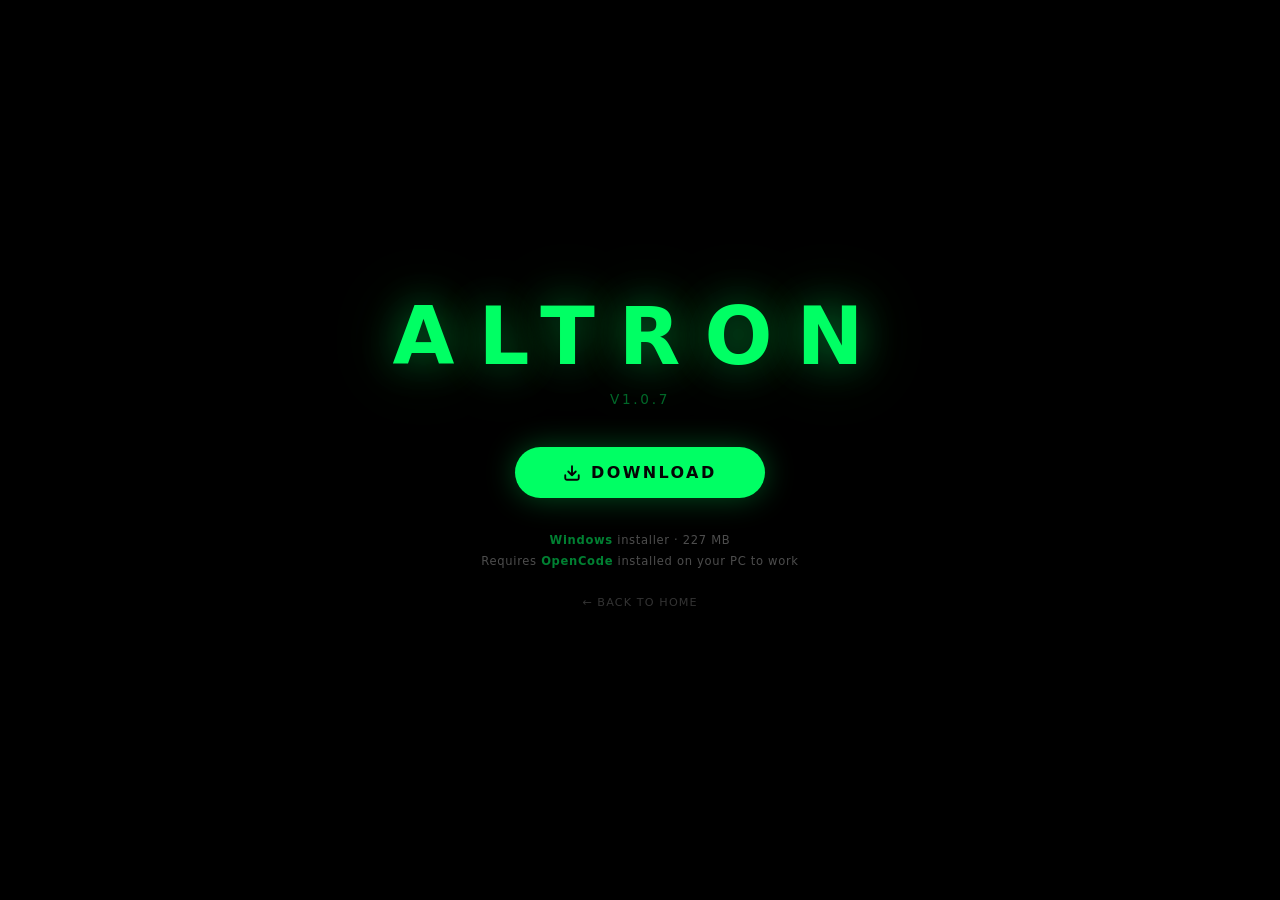
<file: download/index.html>
<!DOCTYPE html>
<html lang="en">
<head>
  <meta charset="UTF-8">
  <meta name="viewport" content="width=device-width, initial-scale=1.0">
  <title>ALTRON - Download</title>
  <style>
    * { margin: 0; padding: 0; box-sizing: border-box; }

    body {
      min-height: 100vh;
      min-height: 100dvh;
      display: flex;
      align-items: center;
      justify-content: center;
      background: #050505;
      font-family: 'Segoe UI', system-ui, -apple-system, sans-serif;
      color: #fff;
      overflow: hidden;
    }

    canvas {
      position: fixed;
      top: 0;
      left: 0;
      width: 100%;
      height: 100%;
      z-index: 0;
      touch-action: none;
    }

    .container {
      position: relative;
      z-index: 1;
      text-align: center;
      padding: 2rem 1.5rem;
      user-select: none;
      max-width: 600px;
      width: 100%;
    }

    .logo {
      font-size: clamp(3rem, 10vw, 5rem);
      font-weight: 800;
      letter-spacing: 0.3em;
      margin-bottom: 0.5rem;
      text-shadow: 0 0 40px rgba(0, 255, 100, 0.4), 0 0 80px rgba(0, 255, 100, 0.2);
      color: #00ff64;
    }

    .version {
      font-size: 0.85rem;
      color: rgba(0, 255, 100, 0.4);
      letter-spacing: 0.2em;
      text-transform: uppercase;
      margin-bottom: 2.5rem;
    }

    .download-btn {
      display: inline-flex;
      align-items: center;
      gap: 0.6rem;
      padding: 1rem 3rem;
      font-size: 1rem;
      font-weight: 700;
      letter-spacing: 0.15em;
      color: #050505;
      background: #00ff64;
      border: none;
      border-radius: 999px;
      cursor: pointer;
      text-decoration: none;
      transition: all 0.3s ease;
      box-shadow: 0 0 30px rgba(0, 255, 100, 0.3);
    }

    .download-btn:hover {
      transform: scale(1.08);
      box-shadow: 0 0 50px rgba(0, 255, 100, 0.5), 0 0 100px rgba(0, 255, 100, 0.2);
    }

    .download-btn:active { transform: scale(0.96); }

    .download-btn svg {
      width: 18px;
      height: 18px;
    }

    .requirements {
      margin-top: 2rem;
      font-size: 0.72rem;
      color: rgba(255,255,255,0.3);
      letter-spacing: 0.06em;
      line-height: 1.8;
    }

    .requirements strong {
      color: rgba(0, 255, 100, 0.5);
      font-weight: 600;
    }

    .back-link {
      display: inline-block;
      margin-top: 1.5rem;
      font-size: 0.7rem;
      color: rgba(255,255,255,0.2);
      text-decoration: none;
      letter-spacing: 0.1em;
      text-transform: uppercase;
      transition: color 0.3s;
    }

    .back-link:hover { color: rgba(0, 255, 100, 0.5); }
  </style>
</head>
<body>
  <canvas></canvas>

  <div class="container">
    <div class="logo">ALTRON</div>
    <div class="version">v1.0.7</div>
    <a href="https://github.com/thenetworK1NG/ALTRON/releases/download/v1.0.7/ALTRON-Setup-1.0.7.exe" class="download-btn">
      <svg viewBox="0 0 24 24" fill="none" stroke="currentColor" stroke-width="2.5" stroke-linecap="round" stroke-linejoin="round"><path d="M21 15v4a2 2 0 01-2 2H5a2 2 0 01-2-2v-4M7 10l5 5 5-5M12 15V3"/></svg>
      DOWNLOAD
    </a>
    <div class="requirements">
      <strong>Windows</strong> installer &middot; 227 MB<br>
      Requires <strong>OpenCode</strong> installed on your PC to work
    </div>
    <a href="../" class="back-link">&larr; back to home</a>
  </div>

  <script>
  'use strict';

  var canvas = document.getElementsByTagName('canvas')[0];
  var isMobile = window.innerWidth < 768;

  canvas.width  = canvas.clientWidth;
  canvas.height = canvas.clientHeight;

  var config = {
      TEXTURE_DOWNSAMPLE: isMobile ? 2 : 1,
      DENSITY_DISSIPATION: 0.97,
      VELOCITY_DISSIPATION: 0.98,
      PRESSURE_DISSIPATION: 0.8,
      PRESSURE_ITERATIONS: 25,
      CURL: isMobile ? 20 : 30,
      SPLAT_RADIUS: 0.005
  };

  var pointers = [];
  var splatStack = [];
  var lastWidth = canvas.clientWidth;
  var lastHeight = canvas.clientHeight;

  var _getWebGLContext = getWebGLContext(canvas);
  var gl = _getWebGLContext.gl;
  var ext = _getWebGLContext.ext;
  var support_linear_float = _getWebGLContext.support_linear_float;

  function getWebGLContext(canvas) {
      var params = { alpha: false, depth: false, stencil: false, antialias: false };
      var gl = canvas.getContext('webgl2', params);
      var isWebGL2 = !!gl;
      if (!isWebGL2) gl = canvas.getContext('webgl', params) || canvas.getContext('experimental-webgl', params);
      var halfFloat = gl.getExtension('OES_texture_half_float');
      var support_linear_float = gl.getExtension('OES_texture_half_float_linear');
      if (isWebGL2) {
          gl.getExtension('EXT_color_buffer_float');
          support_linear_float = gl.getExtension('OES_texture_float_linear');
      }
      gl.clearColor(0.0, 0.0, 0.0, 1.0);
      var internalFormat = isWebGL2 ? gl.RGBA16F : gl.RGBA;
      var internalFormatRG = isWebGL2 ? gl.RG16F : gl.RGBA;
      var formatRG = isWebGL2 ? gl.RG : gl.RGBA;
      var texType = isWebGL2 ? gl.HALF_FLOAT : halfFloat.HALF_FLOAT_OES;
      return { gl: gl, ext: { internalFormat: internalFormat, internalFormatRG: internalFormatRG, formatRG: formatRG, texType: texType }, support_linear_float: support_linear_float };
  }

  function pointerPrototype() {
      this.id = -1; this.x = 0; this.y = 0; this.dx = 0; this.dy = 0; this.down = false; this.moved = false; this.color = [30, 0, 300];
  }

  pointers.push(new pointerPrototype());

  var GLProgram = function () {
      function GLProgram(vertexShader, fragmentShader) {
          if (!(this instanceof GLProgram)) throw new TypeError("Cannot call a class as a function");
          this.uniforms = {};
          this.program = gl.createProgram();
          gl.attachShader(this.program, vertexShader);
          gl.attachShader(this.program, fragmentShader);
          gl.linkProgram(this.program);
          if (!gl.getProgramParameter(this.program, gl.LINK_STATUS)) throw gl.getProgramInfoLog(this.program);
          var uniformCount = gl.getProgramParameter(this.program, gl.ACTIVE_UNIFORMS);
          for (var i = 0; i < uniformCount; i++) {
              var uniformName = gl.getActiveUniform(this.program, i).name;
              this.uniforms[uniformName] = gl.getUniformLocation(this.program, uniformName);
          }
      }
      GLProgram.prototype.bind = function bind() { gl.useProgram(this.program); };
      return GLProgram;
  }();

  function compileShader(type, source) {
      var shader = gl.createShader(type);
      gl.shaderSource(shader, source);
      gl.compileShader(shader);
      if (!gl.getShaderParameter(shader, gl.COMPILE_STATUS)) throw gl.getShaderInfoLog(shader);
      return shader;
  }

  var baseVertexShader = compileShader(gl.VERTEX_SHADER, 'precision highp float; precision mediump sampler2D; attribute vec2 aPosition; varying vec2 vUv; varying vec2 vL; varying vec2 vR; varying vec2 vT; varying vec2 vB; uniform vec2 texelSize; void main () {     vUv = aPosition * 0.5 + 0.5;     vL = vUv - vec2(texelSize.x, 0.0);     vR = vUv + vec2(texelSize.x, 0.0);     vT = vUv + vec2(0.0, texelSize.y);     vB = vUv - vec2(0.0, texelSize.y);     gl_Position = vec4(aPosition, 0.0, 1.0); }');
  var clearShader = compileShader(gl.FRAGMENT_SHADER, 'precision highp float; precision mediump sampler2D; varying vec2 vUv; uniform sampler2D uTexture; uniform float value; void main () {     gl_FragColor = value * texture2D(uTexture, vUv); }');
  var displayShader = compileShader(gl.FRAGMENT_SHADER, 'precision highp float; precision mediump sampler2D; varying vec2 vUv; uniform sampler2D uTexture; void main () {     gl_FragColor = texture2D(uTexture, vUv); }');
  var splatShader = compileShader(gl.FRAGMENT_SHADER, 'precision highp float; precision mediump sampler2D; varying vec2 vUv; uniform sampler2D uTarget; uniform float aspectRatio; uniform vec3 color; uniform vec2 point; uniform float radius; void main () {     vec2 p = vUv - point.xy;     p.x *= aspectRatio;     vec3 splat = exp(-dot(p, p) / radius) * color;     vec3 base = texture2D(uTarget, vUv).xyz;     gl_FragColor = vec4(base + splat, 1.0); }');
  var advectionManualFilteringShader = compileShader(gl.FRAGMENT_SHADER, 'precision highp float; precision mediump sampler2D; varying vec2 vUv; uniform sampler2D uVelocity; uniform sampler2D uSource; uniform vec2 texelSize; uniform float dt; uniform float dissipation; vec4 bilerp (in sampler2D sam, in vec2 p) {     vec4 st;     st.xy = floor(p - 0.5) + 0.5;     st.zw = st.xy + 1.0;     vec4 uv = st * texelSize.xyxy;     vec4 a = texture2D(sam, uv.xy);     vec4 b = texture2D(sam, uv.zy);     vec4 c = texture2D(sam, uv.xw);     vec4 d = texture2D(sam, uv.zw);     vec2 f = p - st.xy;     return mix(mix(a, b, f.x), mix(c, d, f.x), f.y); } void main () {     vec2 coord = gl_FragCoord.xy - dt * texture2D(uVelocity, vUv).xy;     gl_FragColor = dissipation * bilerp(uSource, coord);     gl_FragColor.a = 1.0; }');
  var advectionShader = compileShader(gl.FRAGMENT_SHADER, 'precision highp float; precision mediump sampler2D; varying vec2 vUv; uniform sampler2D uVelocity; uniform sampler2D uSource; uniform vec2 texelSize; uniform float dt; uniform float dissipation; void main () {     vec2 coord = vUv - dt * texture2D(uVelocity, vUv).xy * texelSize;     gl_FragColor = dissipation * texture2D(uSource, coord); }');
  var divergenceShader = compileShader(gl.FRAGMENT_SHADER, 'precision highp float; precision mediump sampler2D; varying vec2 vUv; varying vec2 vL; varying vec2 vR; varying vec2 vT; varying vec2 vB; uniform sampler2D uVelocity; vec2 sampleVelocity (in vec2 uv) {     vec2 multiplier = vec2(1.0, 1.0);     if (uv.x < 0.0) { uv.x = 0.0; multiplier.x = -1.0; }     if (uv.x > 1.0) { uv.x = 1.0; multiplier.x = -1.0; }     if (uv.y < 0.0) { uv.y = 0.0; multiplier.y = -1.0; }     if (uv.y > 1.0) { uv.y = 1.0; multiplier.y = -1.0; }     return multiplier * texture2D(uVelocity, uv).xy; } void main () {     float L = sampleVelocity(vL).x;     float R = sampleVelocity(vR).x;     float T = sampleVelocity(vT).y;     float B = sampleVelocity(vB).y;     float div = 0.5 * (R - L + T - B);     gl_FragColor = vec4(div, 0.0, 0.0, 1.0); }');
  var curlShader = compileShader(gl.FRAGMENT_SHADER, 'precision highp float; precision mediump sampler2D; varying vec2 vUv; varying vec2 vL; varying vec2 vR; varying vec2 vT; varying vec2 vB; uniform sampler2D uVelocity; void main () {     float L = texture2D(uVelocity, vL).y;     float R = texture2D(uVelocity, vR).y;     float T = texture2D(uVelocity, vT).x;     float B = texture2D(uVelocity, vB).x;     float vorticity = R - L - T + B;     gl_FragColor = vec4(vorticity, 0.0, 0.0, 1.0); }');
  var vorticityShader = compileShader(gl.FRAGMENT_SHADER, 'precision highp float; precision mediump sampler2D; varying vec2 vUv; varying vec2 vL; varying vec2 vR; varying vec2 vT; varying vec2 vB; uniform sampler2D uVelocity; uniform sampler2D uCurl; uniform float curl; uniform float dt; void main () {     float L = texture2D(uCurl, vL).y;     float R = texture2D(uCurl, vR).y;     float T = texture2D(uCurl, vT).x;     float B = texture2D(uCurl, vB).x;     float C = texture2D(uCurl, vUv).x;     vec2 force = vec2(abs(T) - abs(B), abs(R) - abs(L));     force *= 1.0 / length(force + 0.00001) * curl * C;     vec2 vel = texture2D(uVelocity, vUv).xy;     gl_FragColor = vec4(vel + force * dt, 0.0, 1.0); }');
  var pressureShader = compileShader(gl.FRAGMENT_SHADER, 'precision highp float; precision mediump sampler2D; varying vec2 vUv; varying vec2 vL; varying vec2 vR; varying vec2 vT; varying vec2 vB; uniform sampler2D uPressure; uniform sampler2D uDivergence; vec2 boundary (in vec2 uv) {     uv = min(max(uv, 0.0), 1.0);     return uv; } void main () {     float L = texture2D(uPressure, boundary(vL)).x;     float R = texture2D(uPressure, boundary(vR)).x;     float T = texture2D(uPressure, boundary(vT)).x;     float B = texture2D(uPressure, boundary(vB)).x;     float C = texture2D(uPressure, vUv).x;     float divergence = texture2D(uDivergence, vUv).x;     float pressure = (L + R + B + T - divergence) * 0.25;     gl_FragColor = vec4(pressure, 0.0, 0.0, 1.0); }');
  var gradientSubtractShader = compileShader(gl.FRAGMENT_SHADER, 'precision highp float; precision mediump sampler2D; varying vec2 vUv; varying vec2 vL; varying vec2 vR; varying vec2 vT; varying vec2 vB; uniform sampler2D uPressure; uniform sampler2D uVelocity; vec2 boundary (in vec2 uv) {     uv = min(max(uv, 0.0), 1.0);     return uv; } void main () {     float L = texture2D(uPressure, boundary(vL)).x;     float R = texture2D(uPressure, boundary(vR)).x;     float T = texture2D(uPressure, boundary(vT)).x;     float B = texture2D(uPressure, boundary(vB)).x;     vec2 velocity = texture2D(uVelocity, vUv).xy;     velocity.xy -= vec2(R - L, T - B);     gl_FragColor = vec4(velocity, 0.0, 1.0); }');

  var textureWidth, textureHeight, density, velocity, divergence, curl, pressure;
  initFramebuffers();

  var clearProgram = new GLProgram(baseVertexShader, clearShader);
  var displayProgram = new GLProgram(baseVertexShader, displayShader);
  var splatProgram = new GLProgram(baseVertexShader, splatShader);
  var advectionProgram = new GLProgram(baseVertexShader, support_linear_float ? advectionShader : advectionManualFilteringShader);
  var divergenceProgram = new GLProgram(baseVertexShader, divergenceShader);
  var curlProgram = new GLProgram(baseVertexShader, curlShader);
  var vorticityProgram = new GLProgram(baseVertexShader, vorticityShader);
  var pressureProgram = new GLProgram(baseVertexShader, pressureShader);
  var gradienSubtractProgram = new GLProgram(baseVertexShader, gradientSubtractShader);

  function initFramebuffers() {
      textureWidth = gl.drawingBufferWidth >> config.TEXTURE_DOWNSAMPLE;
      textureHeight = gl.drawingBufferHeight >> config.TEXTURE_DOWNSAMPLE;
      var iFormat = ext.internalFormat;
      var iFormatRG = ext.internalFormatRG;
      var formatRG = ext.formatRG;
      var texType = ext.texType;
      density = createDoubleFBO(0, textureWidth, textureHeight, iFormat, gl.RGBA, texType, support_linear_float ? gl.LINEAR : gl.NEAREST);
      velocity = createDoubleFBO(2, textureWidth, textureHeight, iFormatRG, formatRG, texType, support_linear_float ? gl.LINEAR : gl.NEAREST);
      divergence = createFBO(4, textureWidth, textureHeight, iFormatRG, formatRG, texType, gl.NEAREST);
      curl = createFBO(5, textureWidth, textureHeight, iFormatRG, formatRG, texType, gl.NEAREST);
      pressure = createDoubleFBO(6, textureWidth, textureHeight, iFormatRG, formatRG, texType, gl.NEAREST);
  }

  function createFBO(texId, w, h, internalFormat, format, type, param) {
      gl.activeTexture(gl.TEXTURE0 + texId);
      var texture = gl.createTexture();
      gl.bindTexture(gl.TEXTURE_2D, texture);
      gl.texParameteri(gl.TEXTURE_2D, gl.TEXTURE_MIN_FILTER, param);
      gl.texParameteri(gl.TEXTURE_2D, gl.TEXTURE_MAG_FILTER, param);
      gl.texParameteri(gl.TEXTURE_2D, gl.TEXTURE_WRAP_S, gl.CLAMP_TO_EDGE);
      gl.texParameteri(gl.TEXTURE_2D, gl.TEXTURE_WRAP_T, gl.CLAMP_TO_EDGE);
      gl.texImage2D(gl.TEXTURE_2D, 0, internalFormat, w, h, 0, format, type, null);
      var fbo = gl.createFramebuffer();
      gl.bindFramebuffer(gl.FRAMEBUFFER, fbo);
      gl.framebufferTexture2D(gl.FRAMEBUFFER, gl.COLOR_ATTACHMENT0, gl.TEXTURE_2D, texture, 0);
      gl.viewport(0, 0, w, h);
      gl.clear(gl.COLOR_BUFFER_BIT);
      return [texture, fbo, texId];
  }

  function createDoubleFBO(texId, w, h, internalFormat, format, type, param) {
      var fbo1 = createFBO(texId, w, h, internalFormat, format, type, param);
      var fbo2 = createFBO(texId + 1, w, h, internalFormat, format, type, param);
      return { get first() { return fbo1; }, get second() { return fbo2; }, swap: function () { var t = fbo1; fbo1 = fbo2; fbo2 = t; } };
  }

  var blit = function () {
      gl.bindBuffer(gl.ARRAY_BUFFER, gl.createBuffer());
      gl.bufferData(gl.ARRAY_BUFFER, new Float32Array([-1, -1, -1, 1, 1, 1, 1, -1]), gl.STATIC_DRAW);
      gl.bindBuffer(gl.ELEMENT_ARRAY_BUFFER, gl.createBuffer());
      gl.bufferData(gl.ELEMENT_ARRAY_BUFFER, new Uint16Array([0, 1, 2, 0, 2, 3]), gl.STATIC_DRAW);
      gl.vertexAttribPointer(0, 2, gl.FLOAT, false, 0, 0);
      gl.enableVertexAttribArray(0);
      return function (destination) { gl.bindFramebuffer(gl.FRAMEBUFFER, destination); gl.drawElements(gl.TRIANGLES, 6, gl.UNSIGNED_SHORT, 0); };
  }();

  var lastTime = Date.now();
  update();

  function update() {
      resizeCanvas();
      var dt = Math.min((Date.now() - lastTime) / 1000, 0.016);
      lastTime = Date.now();
      gl.viewport(0, 0, textureWidth, textureHeight);

      advectionProgram.bind();
      gl.uniform2f(advectionProgram.uniforms.texelSize, 1.0 / textureWidth, 1.0 / textureHeight);
      gl.uniform1i(advectionProgram.uniforms.uVelocity, velocity.first[2]);
      gl.uniform1i(advectionProgram.uniforms.uSource, velocity.first[2]);
      gl.uniform1f(advectionProgram.uniforms.dt, dt);
      gl.uniform1f(advectionProgram.uniforms.dissipation, config.VELOCITY_DISSIPATION);
      blit(velocity.second[1]);
      velocity.swap();
      gl.uniform1i(advectionProgram.uniforms.uVelocity, velocity.first[2]);
      gl.uniform1i(advectionProgram.uniforms.uSource, density.first[2]);
      gl.uniform1f(advectionProgram.uniforms.dissipation, config.DENSITY_DISSIPATION);
      blit(density.second[1]);
      density.swap();

      for (var i = 0, len = pointers.length; i < len; i++) {
          var pointer = pointers[i];
          if (pointer.moved) { splat(pointer.x, pointer.y, pointer.dx, pointer.dy, pointer.color); pointer.moved = false; }
      }

      curlProgram.bind();
      gl.uniform2f(curlProgram.uniforms.texelSize, 1.0 / textureWidth, 1.0 / textureHeight);
      gl.uniform1i(curlProgram.uniforms.uVelocity, velocity.first[2]);
      blit(curl[1]);
      vorticityProgram.bind();
      gl.uniform2f(vorticityProgram.uniforms.texelSize, 1.0 / textureWidth, 1.0 / textureHeight);
      gl.uniform1i(vorticityProgram.uniforms.uVelocity, velocity.first[2]);
      gl.uniform1i(vorticityProgram.uniforms.uCurl, curl[2]);
      gl.uniform1f(vorticityProgram.uniforms.curl, config.CURL);
      gl.uniform1f(vorticityProgram.uniforms.dt, dt);
      blit(velocity.second[1]);
      velocity.swap();
      divergenceProgram.bind();
      gl.uniform2f(divergenceProgram.uniforms.texelSize, 1.0 / textureWidth, 1.0 / textureHeight);
      gl.uniform1i(divergenceProgram.uniforms.uVelocity, velocity.first[2]);
      blit(divergence[1]);
      clearProgram.bind();
      var pressureTexId = pressure.first[2];
      gl.activeTexture(gl.TEXTURE0 + pressureTexId);
      gl.bindTexture(gl.TEXTURE_2D, pressure.first[0]);
      gl.uniform1i(clearProgram.uniforms.uTexture, pressureTexId);
      gl.uniform1f(clearProgram.uniforms.value, config.PRESSURE_DISSIPATION);
      blit(pressure.second[1]);
      pressure.swap();
      pressureProgram.bind();
      gl.uniform2f(pressureProgram.uniforms.texelSize, 1.0 / textureWidth, 1.0 / textureHeight);
      gl.uniform1i(pressureProgram.uniforms.uDivergence, divergence[2]);
      pressureTexId = pressure.first[2];
      gl.activeTexture(gl.TEXTURE0 + pressureTexId);
      for (var _i = 0; _i < config.PRESSURE_ITERATIONS; _i++) {
          gl.bindTexture(gl.TEXTURE_2D, pressure.first[0]);
          gl.uniform1i(pressureProgram.uniforms.uPressure, pressureTexId);
          blit(pressure.second[1]);
          pressure.swap();
      }
      gradienSubtractProgram.bind();
      gl.uniform2f(gradienSubtractProgram.uniforms.texelSize, 1.0 / textureWidth, 1.0 / textureHeight);
      gl.uniform1i(gradienSubtractProgram.uniforms.uPressure, pressure.first[2]);
      gl.uniform1i(gradienSubtractProgram.uniforms.uVelocity, velocity.first[2]);
      blit(velocity.second[1]);
      velocity.swap();
      gl.viewport(0, 0, gl.drawingBufferWidth, gl.drawingBufferHeight);
      displayProgram.bind();
      gl.uniform1i(displayProgram.uniforms.uTexture, density.first[2]);
      blit(null);
      requestAnimationFrame(update);
  }

  function splat(x, y, dx, dy, color) {
      splatProgram.bind();
      gl.uniform1i(splatProgram.uniforms.uTarget, velocity.first[2]);
      gl.uniform1f(splatProgram.uniforms.aspectRatio, canvas.width / canvas.height);
      gl.uniform2f(splatProgram.uniforms.point, x / canvas.width, 1.0 - y / canvas.height);
      gl.uniform3f(splatProgram.uniforms.color, dx, -dy, 1.0);
      gl.uniform1f(splatProgram.uniforms.radius, config.SPLAT_RADIUS);
      blit(velocity.second[1]);
      velocity.swap();
      gl.uniform1i(splatProgram.uniforms.uTarget, density.first[2]);
      gl.uniform3f(splatProgram.uniforms.color, color[0] * 0.3, color[1] * 0.3, color[2] * 0.3);
      blit(density.second[1]);
      density.swap();
  }

  function resizeCanvas() {
      var w = canvas.clientWidth;
      var h = canvas.clientHeight;
      if (w === lastWidth && h === lastHeight) return;
      lastWidth = w;
      lastHeight = h;
      canvas.width = w;
      canvas.height = h;
  }

  var count = 0;
  var colorArr = [0.15 + Math.random() * 0.2, 0.8 + Math.random() * 0.2, 0.2 + Math.random() * 0.1];

  canvas.addEventListener('mousemove', function (e) {
      count++;
      if (count > 25) { colorArr = [0.15 + Math.random() * 0.2, 0.8 + Math.random() * 0.2, 0.2 + Math.random() * 0.1]; count = 0; }
      pointers[0].down = true;
      pointers[0].color = colorArr;
      pointers[0].moved = pointers[0].down;
      pointers[0].dx = (e.offsetX - pointers[0].x) * 10.0;
      pointers[0].dy = (e.offsetY - pointers[0].y) * 10.0;
      pointers[0].x = e.offsetX;
      pointers[0].y = e.offsetY;
  });

  canvas.addEventListener('touchmove', function (e) {
      e.preventDefault();
      var touches = e.targetTouches;
      count++;
      if (count > 25) { colorArr = [0.15 + Math.random() * 0.2, 0.8 + Math.random() * 0.2, 0.2 + Math.random() * 0.1]; count = 0; }
      for (var i = 0, len = touches.length; i < len; i++) {
          if (i >= pointers.length) pointers.push(new pointerPrototype());
          pointers[i].id = touches[i].identifier;
          pointers[i].down = true;
          pointers[i].x = touches[i].pageX;
          pointers[i].y = touches[i].pageY;
          pointers[i].color = colorArr;
          var pointer = pointers[i];
          pointer.moved = pointer.down;
          pointer.dx = (touches[i].pageX - pointer.x) * 10.0;
          pointer.dy = (touches[i].pageY - pointer.y) * 10.0;
          pointer.x = touches[i].pageX;
          pointer.y = touches[i].pageY;
      }
  }, false);

  canvas.addEventListener('touchend', function () {
      for (var i = 0; i < pointers.length; i++) pointers[i].down = false;
  });

  var ambientColors = [
      [0.15, 0.85, 0.25],
      [0.2, 0.9, 0.2],
      [0.1, 0.8, 0.3]
  ];
  var ambientIndex = 0;

  function ambientSmoke() {
      var c = ambientColors[ambientIndex % ambientColors.length];
      ambientIndex++;
      var x = canvas.width * (0.2 + Math.random() * 0.6);
      var y = canvas.height * (0.2 + Math.random() * 0.6);
      var force = isMobile ? 50 : 100;
      var dx = force * (Math.random() - 0.5);
      var dy = force * (Math.random() - 0.5);
      splat(x, y, dx, dy, c);
      var delay = isMobile ? 3000 + Math.random() * 3000 : 2000 + Math.random() * 2000;
      setTimeout(ambientSmoke, delay);
  }
  ambientSmoke();

  </script>
</body>
</html>
</file>
<file: css/style.css>
:root{
  --bg:#05070a;
  --bg-2:#07090c;
  --panel:#0a0e11;
  --panel-2:#0c1114;
  --line:rgba(232,244,238,.08);
  --line-strong:rgba(232,244,238,.16);
  --text:#e9f1ec;
  --muted:#94a39b;
  --dim:#5c6a63;
  --match:#25d366;
  --match-2:#54f39c;
  --match-dim:rgba(37,211,102,.12);
  --match-line:rgba(37,211,102,.38);
  --signal:#ff5622;
  --signal-dim:rgba(255,86,34,.12);
  --font-display:"Space Grotesk",sans-serif;
  --font-mono:"JetBrains Mono",monospace;
  --font-body:"Inter",sans-serif;
  --maxw:1180px;
  --rad:14px;
}

*,*::before,*::after{box-sizing:border-box;margin:0;padding:0}
html{scroll-behavior:smooth}
body{
  background-color:var(--bg);
  color:var(--text);
  font-family:var(--font-body);
  font-size:16px;
  line-height:1.6;
  -webkit-font-smoothing:antialiased;
  text-rendering:optimizeLegibility;
  overflow-x:hidden;
  position:relative;
}
::selection{background:rgba(37,211,102,.28);color:#fff}
::-webkit-scrollbar{width:11px}
::-webkit-scrollbar-track{background:var(--bg)}
::-webkit-scrollbar-thumb{background:#16201b;border-radius:8px;border:3px solid var(--bg)}
::-webkit-scrollbar-thumb:hover{background:#1f3027}

.mono{font-family:var(--font-mono)}
.green{color:var(--match-2);text-shadow:0 0 22px rgba(37,211,102,.35)}
.t-c{color:var(--signal)}
.t-o{color:var(--match)}
.t-g{color:var(--match-2)}
.t-p{color:var(--dim)}
.t-d{color:var(--dim)}

.grid-bg{
  position:fixed;inset:0;z-index:-2;pointer-events:none;
  background-image:radial-gradient(rgba(148,163,155,.05) 1px,transparent 1px);
  background-size:30px 30px;
}
.noise{
  position:fixed;inset:0;z-index:60;pointer-events:none;opacity:.045;
  background-image:url("data:image/svg+xml,%3Csvg xmlns='http://www.w3.org/2000/svg' width='240' height='240'%3E%3Cfilter id='n'%3E%3CfeTurbulence type='fractalNoise' baseFrequency='0.75' numOctaves='4' stitchTiles='stitch'/%3E%3C/filter%3E%3Crect width='100%25' height='100%25' filter='url(%23n)'/%3E%3C/svg%3E");
}

.container{max-width:var(--maxw);margin:0 auto;padding:0 24px}
a{color:inherit;text-decoration:none}

.top-banner{
  display:flex;align-items:center;justify-content:center;gap:14px;
  padding:.6rem 24px;text-align:center;
  background:var(--panel);
  border-bottom:1px solid var(--line);
  font-size:.82rem;color:var(--muted);
  transition:background .2s ease;
}
.top-banner:hover{background:var(--panel-2)}
.top-banner b{color:var(--match-2);font-weight:600}
.top-banner .dot{width:6px;height:6px;border-radius:50%;background:var(--match);box-shadow:0 0 8px rgba(37,211,102,.65);flex:none}
.top-banner-link{
  font-family:var(--font-mono);font-size:.7rem;letter-spacing:.08em;
  color:var(--match);text-transform:uppercase;display:inline-flex;align-items:center;gap:6px;
  transition:color .18s ease;
}
.top-banner-link .icon{width:14px;height:14px}
.top-banner:hover .top-banner-link{color:var(--match-2)}
@media (max-width:640px){
  .top-banner{flex-wrap:wrap;gap:8px;font-size:.78rem;padding:.55rem 16px}
}

.icon{width:18px;height:18px;flex:none}

.btn{
  display:inline-flex;align-items:center;gap:.55rem;
  padding:.82rem 1.45rem;border-radius:999px;
  font-weight:600;font-size:.95rem;letter-spacing:.01em;
  transition:transform .18s ease,box-shadow .25s ease,background .2s ease,border-color .2s ease;
  cursor:pointer;border:none;
}
.btn-primary{
  background:var(--match);color:#04110a;
  box-shadow:0 0 0 1px rgba(37,211,102,.5),0 0 34px rgba(37,211,102,.22);
}
.btn-primary:hover{background:#2ee87a;transform:translateY(-1px);box-shadow:0 0 0 1px rgba(62,224,129,.6),0 0 54px rgba(37,211,102,.35)}
.btn-ghost{
  background:transparent;color:var(--text);
  border:1px solid var(--line-strong);
}
.btn-ghost:hover{border-color:rgba(37,211,102,.5);color:var(--match-2);transform:translateY(-1px)}

header.site-header{
  position:sticky;top:0;z-index:50;
  background:rgba(5,7,10,.72);
  backdrop-filter:blur(16px);-webkit-backdrop-filter:blur(16px);
  border-bottom:1px solid var(--line);
}
.header-inner{display:flex;align-items:center;gap:2.5rem;height:66px}
.logo{display:inline-flex;align-items:center;gap:.55rem;font-family:var(--font-display);font-weight:700;font-size:1.18rem;letter-spacing:-.01em}
.logo-cursor{
  width:9px;height:1.05em;background:var(--match);display:inline-block;
  animation:blink 1.15s steps(1) infinite;
}
@keyframes blink{0%,100%{opacity:1}50%{opacity:0}}
.nav{display:flex;gap:1.6rem;margin-left:auto}
.nav-link{
  font-family:var(--font-mono);font-size:.78rem;letter-spacing:.04em;
  color:var(--muted);text-transform:uppercase;
  padding:4px 0;position:relative;transition:color .18s ease;
}
.nav-link::after{
  content:"";position:absolute;left:0;bottom:-2px;height:1px;width:100%;
  background:var(--match);transform:scaleX(0);transform-origin:left;transition:transform .25s ease;
}
.nav-link:hover{color:var(--text)}
.nav-link:hover::after{transform:scaleX(1)}
.header-status{display:inline-flex;align-items:center;gap:.5rem;font-family:var(--font-mono);font-size:.72rem;color:var(--muted);text-transform:uppercase;letter-spacing:.06em}
.status-dot{width:7px;height:7px;border-radius:50%;background:var(--match);box-shadow:0 0 0 0 rgba(37,211,102,.5);animation:pulse 2.2s ease-out infinite;position:relative}
@keyframes pulse{
  0%{box-shadow:0 0 0 0 rgba(37,211,102,.45)}
  70%{box-shadow:0 0 0 9px rgba(37,211,102,0)}
  100%{box-shadow:0 0 0 0 rgba(37,211,102,0)}
}
.header-cta{margin-left:auto;padding:.5rem 1.2rem;font-size:.78rem;letter-spacing:.04em}

.hero{position:relative;padding:118px 0 90px;overflow:hidden}
.hero-glow{
  position:absolute;top:-260px;left:50%;transform:translateX(-50%);
  width:980px;height:700px;border-radius:50%;
  background:radial-gradient(ellipse at center,rgba(37,211,102,.13),transparent 62%);
  filter:blur(30px);pointer-events:none;
}
.hero-kicker{
  font-size:.78rem;letter-spacing:.08em;color:var(--dim);margin-bottom:26px;text-transform:uppercase;
}
.hero-title{
  font-family:var(--font-display);font-weight:700;
  font-size:clamp(2.7rem,6.4vw,5.1rem);
  line-height:.99;letter-spacing:-.035em;
  max-width:15ch;margin-bottom:28px;
}
.hero-sub{
  font-size:clamp(1rem,1.4vw,1.15rem);color:var(--muted);
  max-width:58ch;margin-bottom:36px;line-height:1.7;
}
.hero-cta{display:flex;align-items:center;gap:1rem;flex-wrap:wrap;margin-bottom:22px}
.hero-facts{font-size:.72rem;letter-spacing:.1em;color:var(--dim);text-transform:uppercase}

.ticker{
  border-top:1px solid var(--line);border-bottom:1px solid var(--line);
  overflow:hidden;background:var(--bg-2);
  padding:15px 0;position:relative;
}
.ticker::before,.ticker::after{
  content:"";position:absolute;top:0;bottom:0;width:90px;z-index:2;pointer-events:none;
}
.ticker::before{left:0;background:linear-gradient(90deg,var(--bg),transparent)}
.ticker::after{right:0;background:linear-gradient(-90deg,var(--bg),transparent)}
.ticker-track{display:flex;width:max-content;animation:tick 34s linear infinite}
.ticker:hover .ticker-track{animation-play-state:paused}
.ticker-list{
  list-style:none;display:flex;align-items:center;gap:2.6rem;padding:0 1.3rem;flex:none;
}
.ticker-list li{
  font-family:var(--font-mono);font-size:.78rem;letter-spacing:.14em;
  text-transform:uppercase;color:var(--muted);white-space:nowrap;
  display:flex;align-items:center;gap:2.6rem;
}
.ticker-list li::after{content:"";width:5px;height:5px;background:var(--match);border-radius:50%;opacity:.7}
@keyframes tick{from{transform:translateX(0)}to{transform:translateX(-50%)}}

.section{padding:110px 0;position:relative}
.section-dark{background:linear-gradient(180deg,var(--bg-2),var(--bg));border-top:1px solid var(--line);border-bottom:1px solid var(--line)}
.section-head{margin-bottom:60px;max-width:720px}
.section-label{font-size:.75rem;letter-spacing:.18em;color:var(--match);text-transform:uppercase;display:inline-block;margin-bottom:18px;border:1px solid var(--match-line);border-radius:999px;padding:6px 14px;background:var(--match-dim)}
.section-title{font-family:var(--font-display);font-weight:700;font-size:clamp(2rem,4.4vw,3.2rem);line-height:1.05;letter-spacing:-.03em;margin-bottom:20px}
.section-sub{color:var(--muted);font-size:1.04rem;line-height:1.7}

.card-grid{display:grid;gap:16px}
.card-grid.four{grid-template-columns:repeat(4,1fr)}
.card{
  background:var(--panel);border:1px solid var(--line);border-radius:var(--rad);
  padding:28px 24px;transition:border-color .25s ease,transform .25s ease,background .25s ease;
  position:relative;overflow:hidden;
}
.card::before{
  content:"";position:absolute;top:0;left:0;right:0;height:1px;
  background:linear-gradient(90deg,var(--match-line),transparent);opacity:0;transition:opacity .25s ease;
}
.card:hover{border-color:var(--line-strong);background:var(--panel-2);transform:translateY(-3px)}
.card:hover::before{opacity:1}
.card-index{
  font-size:.72rem;color:var(--dim);letter-spacing:.16em;
  display:inline-block;margin-bottom:18px;border:1px solid var(--line);border-radius:6px;padding:3px 8px;
}
.card-title{font-family:var(--font-display);font-size:1.05rem;font-weight:600;margin-bottom:8px;letter-spacing:-.01em}
.card-text{font-size:.9rem;color:var(--muted);line-height:1.65}

.scene{margin-top:64px}
.scene-head{
  text-align:center;margin-bottom:28px;font-size:.7rem;letter-spacing:.14em;
  color:var(--dim);text-transform:uppercase;
}
.scene-note{
  text-align:center;margin-top:34px;font-size:.72rem;letter-spacing:.12em;
  color:var(--dim);text-transform:uppercase;
}
.stage{
  display:grid;grid-template-columns:minmax(0,380px) auto minmax(0,1fr);
  gap:34px;align-items:stretch;
}
.stage-col{display:flex;flex-direction:column;min-width:0}
.stage-label{
  display:flex;align-items:center;gap:9px;justify-content:center;
  margin-bottom:14px;font-size:.72rem;letter-spacing:.16em;color:var(--muted);
  text-transform:uppercase;
}
.stage-label em{font-style:normal;color:var(--dim);letter-spacing:.04em}
.label-dot{width:7px;height:7px;border-radius:50%;background:var(--match);box-shadow:0 0 8px rgba(37,211,102,.6);flex:none}
.label-dot.dot-out{background:var(--signal);box-shadow:0 0 8px rgba(255,86,34,.6)}
.stage-wire{
  display:flex;flex-direction:column;align-items:center;justify-content:center;
  gap:12px;padding-top:34px;
}
.wire-arrow{
  font-family:var(--font-mono);color:var(--match);font-size:1.5rem;
  animation:wireshoot 2s ease-in-out infinite;
}
@keyframes wireshoot{0%,100%{transform:translateX(0);opacity:.55}50%{transform:translateX(4px);opacity:1}}
.wire-tag{
  font-size:.6rem;letter-spacing:.18em;color:var(--dim);text-transform:uppercase;
  writing-mode:vertical-rl;transform:rotate(180deg);display:inline-block;
}

.phone{
  width:100%;max-width:330px;margin:0 auto;
  aspect-ratio:9/19.3;max-height:720px;
  display:flex;flex-direction:column;
  border:1.5px solid #1c262b;border-radius:46px;background:#05080b;
  padding:11px;box-shadow:0 40px 90px rgba(0,0,0,.65),0 0 0 1px rgba(255,255,255,.03);
}
.phone-notch{width:116px;height:26px;background:#10171b;border-radius:0 0 16px 16px;margin:0 auto 9px;flex:none}
.phone-screen{border-radius:36px;overflow:hidden;background:#0b141a;flex:1;display:flex;flex-direction:column;min-height:0}
.chat-head{
  display:flex;align-items:center;gap:11px;padding:12px 14px;
  background:linear-gradient(180deg,#111b20,#0e171c);border-bottom:1px solid var(--line);
}
.chat-avatar{
  width:38px;height:38px;border-radius:50%;flex:none;
  background:radial-gradient(circle at 30% 25%,#1f7a45,#0c3c22);
  display:flex;align-items:center;justify-content:center;
  font-family:var(--font-display);font-weight:700;color:#d8ffe9;font-size:1.05rem;
  box-shadow:inset 0 0 0 1px rgba(255,255,255,.12);
}
.chat-meta{min-width:0}
.chat-name{font-weight:600;font-size:.88rem}
.chat-status{font-size:.68rem;color:var(--muted)}
.chat-chip{
  margin-left:auto;font-size:.62rem;color:var(--match);border:1px solid var(--match-line);
  border-radius:6px;padding:2px 7px;background:var(--match-dim);letter-spacing:.14em;
}
.chat-body{
  flex:1;min-height:260px;overflow-y:auto;scrollbar-width:none;
  padding:14px 13px;display:flex;flex-direction:column;gap:9px;
  background-image:radial-gradient(rgba(148,163,155,.04) 1px,transparent 1px);
  background-size:22px 22px;
}
.chat-body::-webkit-scrollbar{display:none}
.msg{
  display:none;max-width:82%;padding:.52rem .78rem;border-radius:14px;font-size:.79rem;line-height:1.45;
}
.msg.show,.msg.pop{display:block;animation:msgup .45s ease both}
.msg.pop{animation:msgpop .55s cubic-bezier(.2,1.3,.4,1) both}
@keyframes msgup{from{opacity:0;transform:translateY(8px)}to{opacity:1;transform:none}}
@keyframes msgpop{from{opacity:0;transform:translateY(12px) scale(.9)}to{opacity:1;transform:none}}
.msg.you{
  align-self:flex-end;background:rgba(37,211,102,.16);
  border:1px solid rgba(37,211,102,.32);color:#dcffec;
  border-bottom-right-radius:5px;
}
.msg.bot{
  align-self:flex-start;background:rgba(255,255,255,.045);
  border:1px solid var(--line);color:#e5eeea;border-bottom-left-radius:5px;
}
.msg.bot b{color:var(--match-2);font-weight:600}
.msg.sys{align-self:flex-start;font-size:.66rem;letter-spacing:.08em;color:var(--dim);padding:0 .2rem}
.msg-meta{display:flex;align-items:center;justify-content:flex-end;gap:4px;margin-top:5px}
.msg.you .msg-meta{justify-content:flex-end}
.msg-time{font-size:.56rem;color:var(--dim);letter-spacing:.02em}
.msg-tick{width:13px;height:9px;color:#7f8c94;flex:none}
.msg-tick.tick-blue{color:#53bdeb}
.msg-lines{display:block;margin-top:6px;color:#b9c9c0;line-height:1.55;font-size:.78rem}
.msg.img{
  background:transparent;border:none;padding:0;max-width:min(228px,78%);
}
.msg.img .msg-meta{margin-top:4px}

.snap{width:210px;border-radius:10px;overflow:hidden;background:#070d12;border:1px solid rgba(255,255,255,.07)}
.snap-bar{display:flex;align-items:center;gap:6px;padding:8px 10px;background:#0c131a;border-bottom:1px solid rgba(255,255,255,.05)}
.snap-dots{display:flex;gap:4px}
.snap-dots i{width:6px;height:6px;border-radius:50%;background:#25303a}
.snap-dots i:nth-child(1){background:#3a2a20}
.snap-dots i:nth-child(2){background:#3a3920}
.snap-dots i:nth-child(3){background:#12351f}
.snap-title{font-size:.58rem;color:#5c6a63;margin-left:4px}
.snap-body{padding:11px 12px;display:flex;flex-direction:column;gap:7px}
.snap-row{display:flex;justify-content:space-between;align-items:center}
.snap-name{font-size:.6rem;color:#8b9891}
.snap-state{font-size:.58rem;color:var(--match-2);display:inline-flex;align-items:center;gap:5px}
.ok{width:6px;height:6px;border-radius:50%;background:var(--match);box-shadow:0 0 6px rgba(37,211,102,.75);font-style:normal;flex:none}
.snap-foot{font-size:.55rem;color:#5c6a63;margin-top:3px;display:flex;align-items:center;gap:6px}
.msg.typing2{
  align-self:flex-start;gap:5px;align-items:center;
  padding:.62rem .85rem;background:rgba(255,255,255,.045);border:1px solid var(--line);
  border-radius:14px;border-bottom-left-radius:5px;
  width:fit-content;
}
.msg.typing2.show{display:flex}
.dot{width:6px;height:6px;border-radius:50%;background:var(--match)} 
.msg.typing2 .dot{animation:typedot 1.2s infinite ease-in-out}
.msg.typing2 .dot:nth-child(1){animation-delay:0s}
.msg.typing2 .dot:nth-child(2){animation-delay:.18s}
.msg.typing2 .dot:nth-child(3){animation-delay:.36s}
@keyframes typedot{0%,60%,100%{opacity:.25;transform:translateY(0)}30%{opacity:1;transform:translateY(-3px)}}

.term{
  position:relative;background:linear-gradient(180deg,#070b0e,#05080a);
  border:1px solid var(--line-strong);border-radius:14px;
  box-shadow:0 40px 90px rgba(0,0,0,.55);
  overflow:hidden;
}
.term::before{
  content:"";position:absolute;inset:0;pointer-events:none;
  background:linear-gradient(180deg,rgba(37,211,102,.04),transparent 40%);
}
.term-bar{
  display:flex;align-items:center;gap:12px;padding:13px 16px;
  background:#0a0f12;border-bottom:1px solid var(--line);
}
.term-dots{display:flex;gap:6px}
.term-dots i{width:10px;height:10px;border-radius:50%;background:#1d2a25}
.term-dots i:first-child{background:#3a1f15;}
.term-dots i:nth-child(2){background:#3a3321}
.term-dots i:nth-child(3){background:#12351f}
.term-title{font-size:.72rem;color:var(--dim);letter-spacing:.06em}
.term-live{margin-left:auto;font-size:.66rem;color:var(--match);display:inline-flex;align-items:center;gap:7px;letter-spacing:.05em}
.live-dot{width:6px;height:6px;border-radius:50%;background:var(--match);box-shadow:0 0 0 0 rgba(37,211,102,.5);animation:pulse 2.2s ease-out infinite}
.term-body{
  padding:20px 22px;font-family:var(--font-mono);font-size:.8rem;line-height:2;
  color:#c5d3cb;white-space:pre-wrap;position:relative;
  display:flex;flex-direction:column;justify-content:flex-start;gap:2px;
}
.term-body .tline{opacity:0;transition:opacity .3s ease}
.term-body .tline.show{opacity:1}
.t-y{color:#ffc078}
.stage .term{flex:1;display:flex;flex-direction:column}
.stage .term-body{flex:1}
.term-caret{
  position:absolute;bottom:16px;right:20px;width:8px;height:16px;
  background:var(--match);animation:blink 1.05s steps(1) infinite;
  box-shadow:0 0 12px rgba(37,211,102,.6);
}

.steps{
  display:grid;grid-template-columns:repeat(3,1fr);gap:20px;position:relative;
}
.step{
  background:var(--panel);border:1px solid var(--line);border-radius:var(--rad);
  padding:34px 30px 40px;position:relative;overflow:hidden;
  transition:border-color .25s ease,transform .25s ease;
}
.step:hover{border-color:var(--match-line);transform:translateY(-3px)}
.step-num{
  display:block;font-family:var(--font-display);font-weight:700;
  font-size:3.4rem;line-height:1;color:transparent;
  -webkit-text-stroke:1px var(--line-strong);
  margin-bottom:22px;letter-spacing:-.04em;
  transition:-webkit-text-stroke-color .25s ease,color .25s ease;
}
.step:hover .step-num{-webkit-text-stroke-color:rgba(37,211,102,.7)}
.step-title{font-family:var(--font-display);font-size:1.3rem;font-weight:600;margin-bottom:10px;letter-spacing:-.01em}
.step-text{font-size:.92rem;color:var(--muted);line-height:1.7}

.cmp-grid{display:grid;grid-template-columns:1fr 1fr;gap:20px}
.cmp{border:1px solid var(--line);border-radius:var(--rad);padding:38px 34px;background:var(--panel)}
.cmp-us{border-color:rgba(37,211,102,.35);background:linear-gradient(180deg,rgba(37,211,102,.06),var(--panel));box-shadow:0 0 0 1px rgba(37,211,102,.12)}
.cmp-title{font-family:var(--font-display);font-size:1.15rem;font-weight:600;margin-bottom:26px;letter-spacing:-.01em}
.cmp-other .cmp-title{color:var(--dim)}
.cmp-us .cmp-title{color:var(--match-2)}
.cmp-list{list-style:none;display:flex;flex-direction:column;gap:15px}
.cmp-list li{display:flex;gap:13px;align-items:flex-start;font-size:.93rem;color:var(--muted);line-height:1.55}
.cmp-us .cmp-list li{color:#cfe5d8}
.mark{
  flex:none;width:22px;height:22px;border-radius:6px;display:flex;align-items:center;justify-content:center;
  font-family:var(--font-mono);font-size:.95rem;line-height:1;margin-top:1px;
}
.cmp-other .mark{color:var(--dim);border:1px solid var(--line)}
.cmp-us .mark{color:var(--match);border:1px solid var(--match-line);background:var(--match-dim)}

.connect-grid{display:grid;grid-template-columns:1fr 1fr;gap:20px;max-width:920px;margin:0 auto}
.connect-card{
  background:var(--panel);border:1px solid var(--line);border-radius:var(--rad);
  padding:46px 38px 36px;text-align:center;position:relative;overflow:hidden;
  display:flex;flex-direction:column;align-items:center;
  transition:border-color .25s ease,transform .25s ease,background .25s ease;
}
.connect-card:hover{border-color:var(--line-strong);transform:translateY(-3px)}
.connect-card.connect-highlight{
  border-color:rgba(37,211,102,.38);
  background:radial-gradient(ellipse at 50% 0%,rgba(37,211,102,.1),transparent 70%),var(--panel);
}
.connect-step{
  position:absolute;top:20px;left:20px;font-size:.65rem;letter-spacing:.16em;text-transform:uppercase;
  color:var(--dim);border:1px solid var(--line);border-radius:999px;padding:4px 11px;
}
.connect-card.connect-highlight .connect-step{color:var(--match);border-color:var(--match-line);background:var(--match-dim)}
.connect-qr{
  width:168px;height:168px;border-radius:16px;background:#f3f7f5;padding:12px;
  display:flex;align-items:center;justify-content:center;margin:18px 0 6px;
  box-shadow:0 0 0 1px rgba(255,255,255,.07),0 22px 50px rgba(0,0,0,.45);
}
.connect-qr img{display:block;width:100%;height:auto}
.connect-title{font-family:var(--font-display);font-size:1.35rem;font-weight:600;margin:20px 0 10px;letter-spacing:-.01em}
.connect-text{font-size:.95rem;color:var(--muted);line-height:1.7;max-width:44ch}
.connect-text b{color:var(--match-2);font-weight:600}
.connect-note{font-size:.68rem;letter-spacing:.12em;text-transform:uppercase;color:var(--dim);margin-top:18px}
.connect-outro{text-align:center;margin:44px auto 0;font-size:1.05rem;color:var(--muted);max-width:660px;line-height:1.75}

.case-grid{display:grid;grid-template-columns:repeat(4,1fr);gap:16px}
.case{
  background:var(--panel);border:1px solid var(--line);border-radius:var(--rad);
  padding:26px 24px;position:relative;transition:border-color .25s ease,transform .25s ease;
  overflow:hidden;
}
.case::after{
  content:"";position:absolute;right:-30px;bottom:-30px;width:90px;height:90px;border-radius:50%;
  background:radial-gradient(circle,rgba(37,211,102,.07),transparent 70%);opacity:0;transition:opacity .3s ease;
}
.case:hover{border-color:var(--line-strong);transform:translateY(-3px)}
.case:hover::after{opacity:1}
.case-index{font-size:.7rem;color:var(--dim);letter-spacing:.14em;display:inline-block;margin-bottom:18px}
.case-title{font-family:var(--font-display);font-size:1.02rem;font-weight:600;margin-bottom:8px;letter-spacing:-.01em;line-height:1.3}
.case-text{font-size:.87rem;color:var(--muted);line-height:1.6}

.cta{position:relative;text-align:center;padding:130px 0;overflow:hidden;border-top:1px solid var(--line)}
.cta-inner{position:relative;z-index:2}
.cta-glow{
  position:absolute;top:50%;left:50%;transform:translate(-50%,-50%);
  width:760px;height:560px;border-radius:50%;
  background:radial-gradient(ellipse at center,rgba(37,211,102,.12),transparent 62%);
  filter:blur(30px);pointer-events:none;
}
.cta-kicker{font-size:.75rem;letter-spacing:.18em;color:var(--match);text-transform:uppercase;margin-bottom:20px}
.cta-title{font-family:var(--font-display);font-weight:700;font-size:clamp(2.2rem,5vw,3.8rem);line-height:1.02;letter-spacing:-.035em;margin-bottom:22px}
.cta-sub{color:var(--muted);font-size:1.05rem;margin-bottom:36px}
.cta-note{font-family:var(--font-mono);font-size:.7rem;letter-spacing:.16em;text-transform:uppercase;color:var(--match);margin-top:-22px}
.cta .hero-cta{justify-content:center;margin-bottom:0}

.site-footer{border-top:1px solid var(--line);background:var(--bg-2);padding:70px 0 34px}
.footer-grid{display:grid;grid-template-columns:2fr 1fr 1fr 1.2fr;gap:40px;margin-bottom:54px}
.footer-tag{color:var(--muted);font-size:.92rem;margin:16px 0 20px;max-width:26ch}
.footer-status{font-size:.7rem;color:var(--dim);letter-spacing:.08em;text-transform:uppercase;display:inline-flex;align-items:center;gap:.55rem}
.footer-head{font-size:.7rem;letter-spacing:.16em;color:var(--dim);text-transform:uppercase;margin-bottom:18px;font-weight:500}
.footer-col{display:flex;flex-direction:column;gap:12px}
.footer-col a{font-size:.92rem;color:var(--muted);transition:color .18s ease}
.footer-col a:hover{color:var(--match-2)}
.footer-detail{font-size:.92rem;color:var(--muted)}
.footer-bottom{display:flex;align-items:center;gap:18px;border-top:1px solid var(--line);padding-top:26px;font-size:.7rem;color:var(--dim);letter-spacing:.08em;text-transform:uppercase}
.footer-bottom-line{flex:1;height:1px;background:var(--line)}

[data-reveal]{opacity:0;transform:translateY(26px);transition:opacity .75s ease,transform .75s cubic-bezier(.16,1,.3,1);transition-delay:calc(var(--o,0)*90ms)}
[data-reveal].in{opacity:1;transform:none}

.bento{display:grid;grid-template-columns:repeat(3,1fr);gap:16px}
.bento-cell{
  background:var(--panel);border:1px solid var(--line);border-radius:var(--rad);
  padding:26px 24px;position:relative;overflow:hidden;
  transition:border-color .25s ease,transform .25s ease,background .25s ease;
  display:flex;flex-direction:column;
}
.bento-cell::before{
  content:"";position:absolute;top:0;left:0;right:0;height:1px;
  background:linear-gradient(90deg,var(--match-line),transparent);opacity:0;transition:opacity .25s ease;
}
.bento-cell:hover{border-color:var(--line-strong);transform:translateY(-3px);background:var(--panel-2)}
.bento-cell:hover::before{opacity:1}
.bento-cell.operator{grid-column:span 2;grid-row:span 2}
.bento-cell.operator{
  border-color:rgba(37,211,102,.3);
  background:
    radial-gradient(ellipse at 85% 12%,rgba(37,211,102,.09),transparent 55%),
    linear-gradient(180deg,rgba(37,211,102,.05),var(--panel));
  justify-content:flex-end;min-height:420px;
}
.bento-cell.operator::after{
  content:"";position:absolute;inset:0;pointer-events:none;border-radius:inherit;
  box-shadow:inset 0 0 60px rgba(37,211,102,.05);
}
.bento-index{font-size:.72rem;color:var(--dim);letter-spacing:.16em;display:inline-block;margin-bottom:16px}
.bento-tag{
  position:absolute;top:22px;right:22px;font-size:.62rem;letter-spacing:.16em;text-transform:uppercase;
  color:var(--match);border:1px solid var(--match-line);border-radius:999px;padding:4px 11px;background:var(--match-dim);
}
.bento-title{font-family:var(--font-display);font-size:1.15rem;font-weight:600;margin-bottom:10px;letter-spacing:-.01em}
.bento-text{font-size:.9rem;color:var(--muted);line-height:1.65}
.bento-cell.operator .bento-title{font-size:clamp(1.5rem,2.4vw,2rem);max-width:12ch;position:relative;z-index:1}
.bento-cell.operator .bento-text{max-width:52ch;font-size:.96rem;position:relative;z-index:1}
.bento-stats{font-size:.7rem;color:var(--match);letter-spacing:.12em;text-transform:uppercase;margin-top:20px;position:relative;z-index:1}
.bento-cell.extend{background:linear-gradient(180deg,var(--panel-2),var(--panel))}
.bento-cell.extend .bento-title{max-width:22ch}

.security-showcase{display:grid;grid-template-columns:minmax(0,1.1fr) minmax(300px,.9fr);gap:28px;align-items:stretch}
.security-screen{border:1px solid rgba(37,211,102,.32);border-radius:var(--rad);overflow:hidden;background:#060a0d;box-shadow:0 26px 70px rgba(0,0,0,.45),0 0 0 1px rgba(37,211,102,.07)}
.security-screen-bar{display:flex;align-items:center;gap:12px;padding:13px 16px;border-bottom:1px solid var(--line);color:var(--dim);font-size:.7rem;letter-spacing:.04em}
.security-screen-bar .term-dots{display:flex;gap:6px}
.security-screen-bar .term-dots i{width:9px;height:9px;border-radius:50%;background:#1d2a25}
.security-screen-bar .term-dots i:first-child{background:#3a1f15}
.security-screen-bar .term-dots i:nth-child(2){background:#3a3321}
.security-screen-bar .term-dots i:nth-child(3){background:#12351f}
.security-live{display:inline-flex;align-items:center;gap:7px;margin-left:auto;color:var(--match);font-size:.62rem;letter-spacing:.12em;text-transform:uppercase}
.security-visual{position:relative;min-height:315px;overflow:hidden;background:radial-gradient(ellipse at 52% 38%,rgba(37,211,102,.11),transparent 35%),linear-gradient(145deg,#0a1817,#061014 70%)}
.security-visual::before{content:"";position:absolute;inset:0;opacity:.22;background-image:linear-gradient(rgba(232,244,238,.07) 1px,transparent 1px),linear-gradient(90deg,rgba(232,244,238,.07) 1px,transparent 1px);background-size:34px 34px}
.security-frame-lines{position:absolute;left:19%;right:19%;top:20%;bottom:21%;border:1px solid rgba(159,255,198,.26);border-radius:50%;transform:scaleY(.73)}
.security-frame-lines::before,.security-frame-lines::after{content:"";position:absolute;inset:16%;border:1px solid rgba(131,232,245,.18);border-radius:50%}
.security-frame-lines::after{inset:31%;border-color:rgba(255,192,120,.18)}
.security-scan{position:absolute;left:12%;right:12%;top:24%;height:1px;background:linear-gradient(90deg,transparent,var(--match),transparent);box-shadow:0 0 12px var(--match);animation:security-scan 3.6s ease-in-out infinite}
@keyframes security-scan{0%,100%{transform:translateY(0);opacity:.2}50%{transform:translateY(170px);opacity:1}}
.security-center-mark{position:absolute;left:50%;top:50%;display:flex;width:64px;height:64px;align-items:center;justify-content:center;border:1px solid rgba(159,255,198,.35);border-radius:18px;color:var(--match-2);font-family:var(--font-display);font-size:1.8rem;font-weight:700;transform:translate(-50%,-50%) rotate(45deg);box-shadow:0 0 40px rgba(37,211,102,.1)}
.security-center-mark::first-letter{transform:rotate(-45deg)}
.security-corner{position:absolute;width:30px;height:30px;border-color:var(--match);border-style:solid;opacity:.75}
.security-corner-tl{left:12%;top:17%;border-width:1px 0 0 1px}.security-corner-tr{right:12%;top:17%;border-width:1px 1px 0 0}.security-corner-bl{left:12%;bottom:17%;border-width:0 0 1px 1px}.security-corner-br{right:12%;bottom:17%;border-width:0 1px 1px 0}
.security-time,.security-event{position:absolute;bottom:15px;color:var(--dim);font-size:.61rem;letter-spacing:.1em}
.security-time{left:16px}.security-event{right:16px;display:inline-flex;align-items:center;gap:6px;color:var(--match)}
.security-event i{width:6px;height:6px;border-radius:50%;background:var(--match);box-shadow:0 0 8px var(--match)}
.security-copy{display:flex;flex-direction:column;justify-content:center;gap:24px;padding:12px 0}
.security-copy-row{display:grid;grid-template-columns:39px 1fr;gap:14px;align-items:start}
.security-copy-icon{display:flex;width:34px;height:34px;align-items:center;justify-content:center;border:1px solid var(--line-strong);border-radius:9px;color:var(--match);font-family:var(--font-mono);font-size:.65rem;background:var(--match-dim)}
.security-copy h3{font-family:var(--font-display);font-size:1.08rem;font-weight:600;letter-spacing:-.01em;margin-bottom:4px}
.security-copy p{color:var(--muted);font-size:.88rem;line-height:1.62}
.security-note{text-align:center;color:var(--dim);font-size:.68rem;letter-spacing:.14em;text-transform:uppercase;margin-top:30px}

.req-grid{display:grid;grid-template-columns:1fr 1fr;gap:20px;max-width:920px;margin:0 auto}
.req-card{
  background:var(--panel);border:1px solid var(--line);border-radius:var(--rad);
  padding:40px 36px;position:relative;overflow:hidden;text-align:left;
  display:flex;flex-direction:column;align-items:flex-start;
  transition:border-color .25s ease,transform .25s ease,background .25s ease;
}
.req-card:hover{border-color:rgba(37,211,102,.35);transform:translateY(-3px)}
.req-card .btn.req-link{margin-top:6px}
.req-card:hover .btn-primary{box-shadow:0 0 54px rgba(37,211,102,.35)}
.req-num{
  font-size:.72rem;color:var(--match);letter-spacing:.16em;text-transform:uppercase;
  border:1px solid var(--match-line);border-radius:6px;padding:3px 8px;background:var(--match-dim);
  margin-bottom:22px;display:inline-block;
}
.req-title{font-family:var(--font-display);font-size:1.25rem;font-weight:600;margin-bottom:10px;letter-spacing:-.01em}
.req-text{font-size:.94rem;color:var(--muted);line-height:1.7;margin-bottom:22px}
.req-note{text-align:center;color:var(--dim);font-size:.68rem;letter-spacing:.14em;text-transform:uppercase;margin-top:34px}

@media (max-width:1080px){
  .bento{grid-template-columns:repeat(2,1fr)}
  .bento-cell.operator{grid-column:span 2;grid-row:auto;min-height:260px}
}
@media (max-width:640px){
  .bento{grid-template-columns:1fr}
  .bento-cell.operator{grid-column:span 1}
}

@media (max-width:1080px){
  .card-grid.four{grid-template-columns:repeat(2,1fr)}
  .case-grid{grid-template-columns:repeat(2,1fr)}
  .stage{grid-template-columns:1fr;gap:0}
  .stage-wire{padding-top:0;padding:24px 0;flex-direction:row;gap:14px}
  .stage-wire .wire-arrow{transform:rotate(90deg)}
  .stage-wire .wire-tag{writing-mode:horizontal-tb;transform:none}
  .steps{grid-template-columns:1fr}
  .security-showcase{grid-template-columns:1fr}
}
@media (max-width:900px){
  .cmp-grid{grid-template-columns:1fr}
  .footer-grid{grid-template-columns:1fr 1fr;gap:32px}
  .nav{display:none}
  .header-cta{margin-left:auto}
  .header-status{display:none}
  .section{padding:84px 0}
}
@media (max-width:640px){
  .header-cta{padding:.45rem 1rem;font-size:.72rem}
  .req-grid{grid-template-columns:1fr}
  .req-card{padding:28px 24px}
@media (max-width:640px){
  .card-grid.four{grid-template-columns:1fr}
  .case-grid{grid-template-columns:1fr}
  .connect-grid{grid-template-columns:1fr}
  .connect-card{padding:34px 22px 30px}
  .cmp{padding:28px 22px}
  .footer-grid{grid-template-columns:1fr}
  .hero{padding:84px 0 64px}
  .hero-facts{line-height:1.9}
  .phone{max-width:290px}
  .scene-head{margin-bottom:22px}
  .stage-col .stage-label{font-size:.64rem}
  .term-body{padding:16px 18px;font-size:.76rem}
  .stage-wire{padding:18px 0}
  .stage-wire .wire-tag{display:none}
  .section{padding:70px 0}
  .ticker-list{gap:1.8rem}
  .section-head{margin-bottom:40px}
  .ticker-list li{gap:1.8rem}
  .step{padding:26px 22px 32px}
  .msg{max-width:88%}
  .snap{width:190px}
}

@media (prefers-reduced-motion:reduce){
  *,*::before,*::after{animation-duration:.01ms !important;animation-iteration-count:1 !important;transition-duration:.01ms !important}
  html{scroll-behavior:auto}
}
</file>
